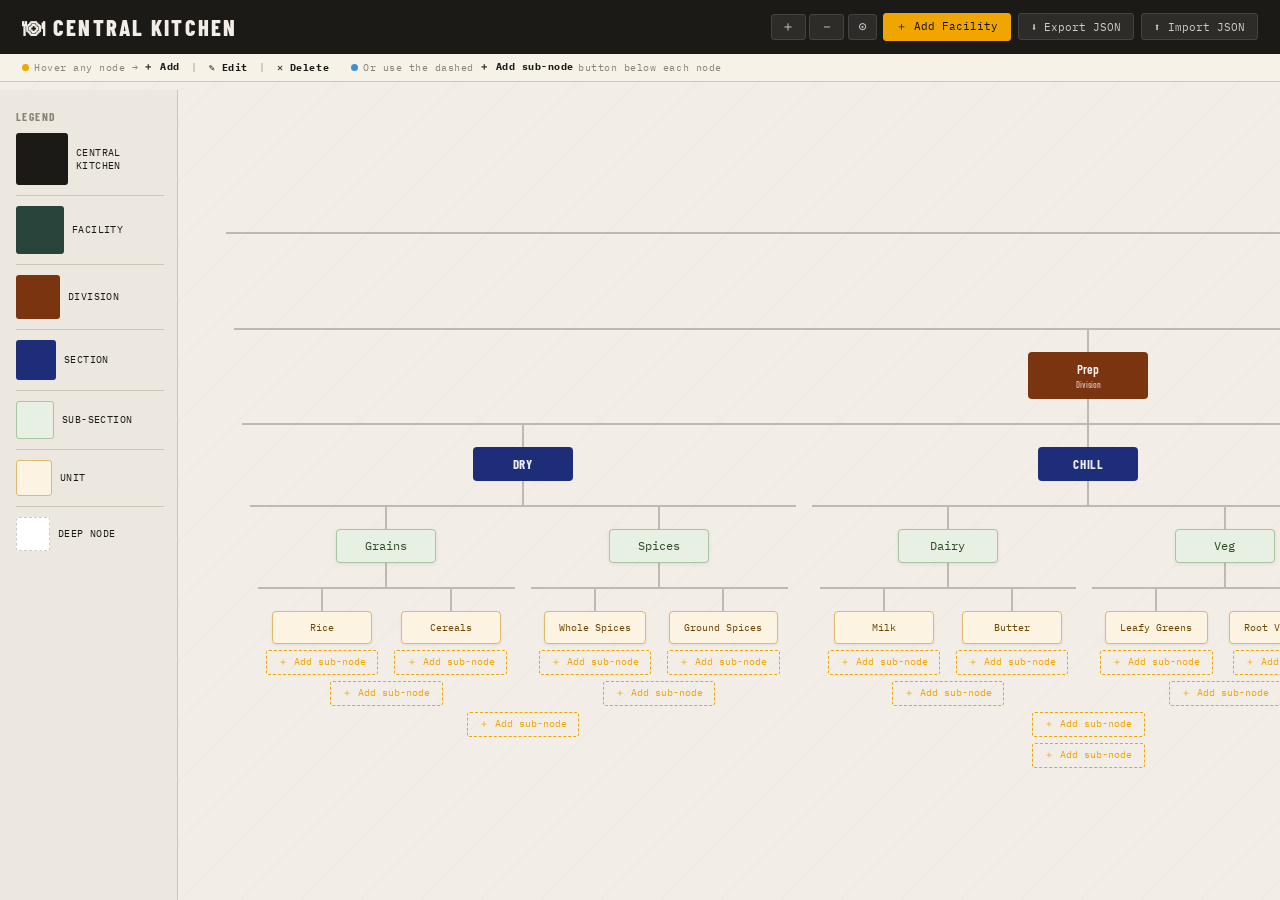
<file: dynamic_flowchart.html>
<!DOCTYPE html>
<html lang="en">
<head>
<meta charset="UTF-8">
<meta name="viewport" content="width=device-width, initial-scale=1.0">
<title>Central Kitchen – Dynamic Flowchart</title>
<link href="https://fonts.googleapis.com/css2?family=Barlow+Condensed:wght@400;600;700;800&family=IBM+Plex+Mono:wght@300;400;500&display=swap" rel="stylesheet">
<style>
:root {
  --bg: #f2ede6;
  --ink: #1c1a17;
  --muted: #8a8278;
  --border: #ccc6bc;
  --shadow: rgba(0,0,0,.07);
  --line: #bfb9af;

  --c0:  #1c1a17; --c0f:  #f2ede6;
  --c1:  #29453b; --c1f:  #dff0e8;
  --c2:  #7a3410; --c2f:  #fff2ea;
  --c3d: #1e2d78; --c3df: #eaedff;
  --c3c: #1e2d78; --c3cf: #eaedff;
  --c3z: #1e2d78; --c3zf: #eaedff;
  --c3x: #1e2d78; --c3xf: #eaedff;
  --c4bg: #e8f0e4; --c4bd: #a8c4a0; --c4f: #2a4a22;
  --c5bg: #fdf3e3; --c5bd: #e0b870; --c5f: #6b4700;
  --c6bg: #fff;    --c6bd: #ccc;    --c6f: #666;

  --add-btn:  #f0a500;
  --del-btn:  #d93a3a;
  --edit-btn: #3a8fd9;

  --font-h: 'Barlow Condensed', sans-serif;
  --font-m: 'IBM Plex Mono', monospace;
  --r: 4px;
  --lw: 2px;
}

* { box-sizing: border-box; margin: 0; padding: 0; }

body {
  background: var(--bg);
  color: var(--ink);
  font-family: var(--font-m);
  min-height: 100vh;
  background-image: url("data:image/svg+xml,%3Csvg width='60' height='60' viewBox='0 0 60 60' xmlns='http://www.w3.org/2000/svg'%3E%3Cg fill='none' stroke='%23ccc6bc' stroke-width='0.5' opacity='0.4'%3E%3Cpath d='M0 60L60 0M-15 15L15-15M45 75L75 45'/%3E%3C/g%3E%3C/svg%3E");
}

/* ══ TOPBAR ══ */
.topbar {
  background: var(--c0);
  color: var(--c0f);
  display: flex;
  align-items: center;
  justify-content: space-between;
  padding: .8rem 1.4rem;
  position: sticky; top: 0; z-index: 300;
  gap: .8rem; flex-wrap: wrap;
}
.topbar h1 {
  font-family: var(--font-h);
  font-size: 1.4rem; font-weight: 800;
  letter-spacing: .1em; text-transform: uppercase; white-space: nowrap;
}
.topbar-right { display: flex; gap: .4rem; align-items: center; flex-wrap: wrap; }
.tb-btn {
  background: #2e2c29; border: 1px solid #444; color: #ccc;
  font-family: var(--font-m); font-size: .7rem;
  padding: .35rem .75rem; border-radius: 3px; cursor: pointer;
  transition: background .15s, color .15s; white-space: nowrap;
}
.tb-btn:hover { background: #444; color: #fff; }
.tb-btn.accent { background: var(--add-btn); color: #111; border-color: var(--add-btn); }
.tb-btn.accent:hover { background: #ffc02e; }
.zoom-group { display: flex; gap: .2rem; }
.zoom-group .tb-btn { padding: .35rem .6rem; font-size: .85rem; line-height: 1; }

/* ══ HINTBAR ══ */
.hintbar {
  background: #f7f2e8; border-bottom: 1px solid var(--border);
  padding: .4rem 1.4rem; font-size: .63rem; color: var(--muted);
  letter-spacing: .05em; display: flex; gap: 1.4rem; flex-wrap: wrap;
}
.hint-item { display: flex; align-items: center; gap: .3rem; }
.hint-dot  { width: 7px; height: 7px; border-radius: 50%; }

/* ══ MAIN LAYOUT: legend left + diagram right ══ */
.main-wrap {
  display: flex;
  align-items: flex-start;
  min-height: calc(100vh - 90px);
}

/* ══ LEFT LEGEND PANEL ══ */
.legend-panel {
  position: sticky;
  top: 90px;               /* below topbar+hintbar */
  width: 178px;
  min-width: 178px;
  flex-shrink: 0;
  padding: 1.2rem .8rem 1.2rem 1rem;
  display: flex;
  flex-direction: column;
  gap: 6px;
  border-right: 1px solid var(--border);
  background: #ece7df;
  align-self: flex-start;
  min-height: calc(100vh - 90px);
}
.legend-panel h3 {
  font-family: var(--font-h);
  font-size: .72rem; font-weight: 700;
  letter-spacing: .12em; text-transform: uppercase;
  color: var(--muted); margin-bottom: 4px;
}
.leg-item {
  display: flex;
  align-items: center;
  gap: 8px;
  font-size: .62rem;
  color: var(--ink);
  letter-spacing: .04em;
  text-transform: uppercase;
}
/* The square swatch — same height as its corresponding node box */
.leg-swatch {
  flex-shrink: 0;
  border-radius: 3px;
  display: flex;
  align-items: center;
  justify-content: center;
}

/* swatch sizes match node padding+font roughly */
.sw-0 { width: 52px; height: 52px; background: var(--c0); }
.sw-1 { width: 48px; height: 48px; background: var(--c1); }
.sw-2 { width: 44px; height: 44px; background: var(--c2); }
.sw-3d{ width: 40px; height: 40px; background: var(--c3d); }
.sw-3c{ width: 40px; height: 40px; background: var(--c3c); }
.sw-3z{ width: 40px; height: 40px; background: var(--c3z); }
.sw-3x{ width: 40px; height: 40px; background: var(--c3x); }
.sw-4 { width: 38px; height: 38px; background: var(--c4bg); border: 1.5px solid var(--c4bd); }
.sw-5 { width: 36px; height: 36px; background: var(--c5bg); border: 1.5px solid var(--c5bd); }
.sw-6 { width: 34px; height: 34px; background: var(--c6bg); border: 1.5px dashed var(--c6bd); }

.leg-divider {
  height: 1px; background: var(--border); margin: 4px 0;
}

/* ══ DIAGRAM SCROLL ══ */
.diagram-scroll {
  flex: 1;
  overflow: auto;
  padding: 0;
}
/* sizing shell — JS sets explicit width/height after every zoom so
   the scroll container can reach every pixel in all directions */
.diagram-sizer {
  display: inline-block;
  padding: 2.5rem 3rem 5rem;
}
.diagram-inner {
  display: inline-flex;
  flex-direction: column;
  align-items: center;
  transform-origin: top left;
  transition: transform .2s;
  min-width: max-content;
}

/* ══ TOP-LEVEL KITCHENS ROW ══ */
.kitchens-row {
  display: flex;
  align-items: flex-start;
  justify-content: center;
  gap: 48px;
  min-width: max-content;
}

.kitchen-wrap {
  display: flex;
  flex-direction: column;
  align-items: center;
}

/* buttons that float ABOVE a root node */
.root-actions {
  display: flex;
  gap: 5px;
  margin-bottom: 6px;
}
.root-action-btn {
  padding: .28rem .65rem;
  border-radius: 3px;
  font-family: var(--font-m);
  font-size: .62rem;
  font-weight: 600;
  cursor: pointer;
  border: 1.5px solid;
  transition: all .15s;
  white-space: nowrap;
}
.root-action-btn.add-kitchen {
  background: var(--add-btn); color: #111; border-color: var(--add-btn);
}
.root-action-btn.add-kitchen:hover { background: #ffc02e; }
.root-action-btn.del-kitchen {
  background: transparent; color: var(--del-btn); border-color: var(--del-btn);
}
.root-action-btn.del-kitchen:hover { background: var(--del-btn); color: #fff; }

/* add-new-kitchen standalone button */
.add-kitchen-standalone {
  display: flex;
  flex-direction: column;
  align-items: center;
  justify-content: center;
  margin-top: 6px;
}
.add-kitchen-dashed {
  padding: .55rem 1.1rem;
  background: transparent;
  border: 2px dashed var(--add-btn);
  color: var(--add-btn);
  border-radius: 4px;
  font-family: var(--font-m);
  font-size: .72rem;
  font-weight: 600;
  cursor: pointer;
  transition: background .15s;
  white-space: nowrap;
}
.add-kitchen-dashed:hover { background: rgba(240,165,0,.1); }

/* ══ TREE STRUCTURE ══ */
.node-col {
  display: flex;
  flex-direction: column;
  align-items: center;
}
.children-row {
  display: flex;
  align-items: flex-start;
  justify-content: center;
  position: relative;
}
.children-row::before {
  content: '';
  position: absolute;
  top: 0; left: 0; right: 0;
  height: var(--lw);
  background: var(--line);
}
.child-slot {
  display: flex;
  flex-direction: column;
  align-items: center;
  margin: 0 8px;
}
.vline { width: var(--lw); background: var(--line); }

/* ══ NODE BOX ══ */
.node-box {
  position: relative;
  display: flex;
  flex-direction: column;
  align-items: center;
  justify-content: center;
  text-align: center;
  border-radius: var(--r);
  padding: .55rem .9rem;
  min-width: 100px; max-width: 180px;
  word-break: break-word;
  transition: filter .15s, transform .12s;
  cursor: default; user-select: none;
}
.node-box:hover { filter: brightness(1.07); }

/* hover controls */
.node-controls {
  position: absolute;
  top: -30px; left: 50%;
  transform: translateX(-50%);
  display: none; gap: 3px;
  background: #1c1a17ee;
  border-radius: 4px;
  padding: 4px 5px;
  white-space: nowrap;
  z-index: 50;
  box-shadow: 0 2px 8px rgba(0,0,0,.4);
}
.node-box:hover .node-controls { display: flex; }

.nc-btn {
  width: 22px; height: 22px;
  border-radius: 3px; border: none;
  font-size: .7rem; cursor: pointer;
  display: flex; align-items: center; justify-content: center;
  font-weight: 700; transition: filter .15s; line-height: 1;
}
.nc-add  { background: var(--add-btn); color: #111; }
.nc-edit { background: var(--edit-btn); color: #fff; }
.nc-del  { background: var(--del-btn); color: #fff; }
.nc-btn:hover { filter: brightness(1.25); }

/* add sub-node dashed button */
.add-below-btn {
  margin-top: 6px;
  padding: .28rem .7rem;
  background: transparent;
  border: 1.5px dashed var(--add-btn);
  color: var(--add-btn);
  border-radius: 3px;
  font-family: var(--font-m); font-size: .6rem;
  cursor: pointer; transition: background .15s; white-space: nowrap;
}
.add-below-btn:hover { background: rgba(240,165,0,.12); }

/* ══ LEVEL COLOUR CLASSES ══ */
.lvl-0 {
  background: var(--c0); color: var(--c0f);
  font-family: var(--font-h); font-size: 1.2rem; font-weight: 800;
  letter-spacing: .1em; text-transform: uppercase;
  min-width: 240px; padding: .85rem 2rem;
}
.lvl-1 {
  background: var(--c1); color: var(--c1f);
  font-family: var(--font-h); font-size: .9rem; font-weight: 700;
  letter-spacing: .05em; text-transform: uppercase; min-width: 145px;
}
.lvl-2 {
  background: var(--c2); color: var(--c2f);
  font-family: var(--font-h); font-size: .82rem; font-weight: 600; min-width: 120px;
}
.lvl-3.color-d { background: var(--c3d); color: var(--c3df); font-family: var(--font-h); font-size: .82rem; font-weight: 700; letter-spacing: .05em; text-transform: uppercase; }
.lvl-3.color-c { background: var(--c3c); color: var(--c3cf); font-family: var(--font-h); font-size: .82rem; font-weight: 700; letter-spacing: .05em; text-transform: uppercase; }
.lvl-3.color-z { background: var(--c3z); color: var(--c3zf); font-family: var(--font-h); font-size: .82rem; font-weight: 700; letter-spacing: .05em; text-transform: uppercase; }
.lvl-3.color-default { background: var(--c3x); color: var(--c3xf); font-family: var(--font-h); font-size: .82rem; font-weight: 700; letter-spacing: .05em; text-transform: uppercase; }
.lvl-4 { background: var(--c4bg); border: 1.5px solid var(--c4bd); color: var(--c4f); font-size: .72rem; box-shadow: 0 1px 4px var(--shadow); }
.lvl-5 { background: var(--c5bg); border: 1px solid var(--c5bd); color: var(--c5f); font-size: .65rem; box-shadow: 0 1px 3px var(--shadow); }
.lvl-6 { background: var(--c6bg); border: 1px dashed var(--c6bd); color: var(--c6f); font-size: .62rem; }
.lvl-deep { background: #f8f8f8; border: 1px dashed #bbb; color: #555; font-size: .6rem; }

/* ══ MODAL ══ */
.modal-overlay {
  position: fixed; inset: 0;
  background: rgba(0,0,0,.6); z-index: 500;
  display: flex; align-items: center; justify-content: center;
  animation: mFade .15s ease;
}
@keyframes mFade { from{opacity:0}to{opacity:1} }
.modal {
  background: #1e1c19; border: 1.5px solid #3a3830;
  border-radius: 8px; padding: 1.8rem 2.2rem;
  width: min(440px, 94vw); color: #f2ede6;
  box-shadow: 0 20px 60px rgba(0,0,0,.5);
  animation: mSlide .18s ease;
}
@keyframes mSlide { from{transform:translateY(12px);opacity:0}to{transform:translateY(0);opacity:1} }
.modal h2 {
  font-family: var(--font-h); font-size: 1.1rem; font-weight: 700;
  letter-spacing: .07em; color: var(--add-btn);
  margin-bottom: 1.2rem; text-transform: uppercase;
}
.modal label {
  display: block; font-size: .62rem; letter-spacing: .12em;
  text-transform: uppercase; color: #777;
  margin-bottom: .3rem; margin-top: .1rem;
}
.modal input, .modal select {
  width: 100%; background: #2a2825; border: 1px solid #3a3830;
  border-radius: 3px; color: #f2ede6;
  font-family: var(--font-m); font-size: .8rem;
  padding: .5rem .7rem; outline: none;
  margin-bottom: .85rem; transition: border-color .2s;
}
.modal input:focus, .modal select:focus { border-color: var(--add-btn); }
.modal-actions { display: flex; gap: .6rem; justify-content: flex-end; margin-top: .2rem; flex-wrap: wrap; }
.m-btn {
  padding: .45rem 1.1rem; border-radius: 3px;
  font-family: var(--font-m); font-size: .74rem;
  cursor: pointer; border: 1.5px solid; transition: all .15s;
}
.m-confirm { background: var(--add-btn); color: #111; border-color: var(--add-btn); }
.m-confirm:hover { background: #ffc02e; }
.m-cancel { background: transparent; color: #888; border-color: #444; }
.m-cancel:hover { color: #fff; border-color: #888; }
.m-delete { background: transparent; color: var(--del-btn); border-color: var(--del-btn); margin-right: auto; }
.m-delete:hover { background: var(--del-btn); color: #fff; }
</style>
</head>
<body>

<!-- ══ TOPBAR ══ -->
<div class="topbar">
  <h1>🍽 Central Kitchen</h1>
  <div class="topbar-right">
    <div class="zoom-group">
      <button class="tb-btn" onclick="zoomIn()">＋</button>
      <button class="tb-btn" onclick="zoomOut()">－</button>
      <button class="tb-btn" onclick="zoomReset()" title="Reset zoom">⊙</button>
    </div>
    <button class="tb-btn accent" onclick="addFacility()">＋ Add Facility</button>
    <button class="tb-btn" onclick="exportJSON()">⬇ Export JSON</button>
    <button class="tb-btn" onclick="document.getElementById('json-file-input').click()">⬆ Import JSON</button>
    <input type="file" id="json-file-input" accept=".json" style="display:none" onchange="importJSON(event)">
  </div>
</div>

<!-- ══ HINTBAR ══ -->
<div class="hintbar">
  <div class="hint-item"><div class="hint-dot" style="background:var(--add-btn)"></div> Hover any node → <strong style="color:var(--ink)">＋ Add</strong>&nbsp;|&nbsp;<strong style="color:var(--ink)">✎ Edit</strong>&nbsp;|&nbsp;<strong style="color:var(--ink)">✕ Delete</strong></div>
  <div class="hint-item"><div class="hint-dot" style="background:#3a8fd9"></div> Or use the dashed <strong style="color:var(--ink)">＋ Add sub-node</strong> button below each node</div>
</div>

<!-- ══ MAIN ══ -->
<div class="main-wrap">

  <!-- LEFT LEGEND -->
  <aside class="legend-panel">
    <h3>Legend</h3>

    <div class="leg-item">
      <div class="leg-swatch sw-0"></div>
      <span>Central Kitchen</span>
    </div>
    <div class="leg-divider"></div>
    <div class="leg-item">
      <div class="leg-swatch sw-1"></div>
      <span>Facility</span>
    </div>
    <div class="leg-divider"></div>
    <div class="leg-item">
      <div class="leg-swatch sw-2"></div>
      <span>Division</span>
    </div>
    <div class="leg-divider"></div>
    <div class="leg-item">
      <div class="leg-swatch sw-3z"></div>
      <span>Section</span>
    </div>
    <div class="leg-divider"></div>
    <div class="leg-item">
      <div class="leg-swatch sw-4"></div>
      <span>Sub-section</span>
    </div>
    <div class="leg-divider"></div>
    <div class="leg-item">
      <div class="leg-swatch sw-5"></div>
      <span>Unit</span>
    </div>
    <div class="leg-divider"></div>
    <div class="leg-item">
      <div class="leg-swatch sw-6"></div>
      <span>Deep node</span>
    </div>
  </aside>

  <!-- DIAGRAM -->
  <div class="diagram-scroll" id="diagram-scroll">
    <div class="diagram-sizer" id="diagram-sizer">
      <div class="diagram-inner" id="diagram-inner">
        <div id="tree-mount"></div>
      </div>
    </div>
  </div>

</div><!-- /main-wrap -->

<script>
/* ══════════════════════════════════════════
   DATA MODEL
   KITCHENS = top-level array of independent trees.
   Each tree is a full node hierarchy (same structure as before).
══════════════════════════════════════════ */
let _uid = 300;
const uid = () => 'n' + (_uid++);

const KITCHENS = [
  {"id":"root","label":"Central Kitchen","sublabel":"","color":"","children":[{"id":"fac1","label":"Food Processing","sublabel":"Facility","color":"","children":[{"id":"div-prep","label":"Prep","sublabel":"Division","color":"","children":[{"id":"n200","label":"DRY","sublabel":"","color":"d","children":[{"id":"n203","label":"Grains","sublabel":"","color":"","children":[{"id":"n205","label":"Rice","sublabel":"","color":"","children":[]},{"id":"n206","label":"Cereals","sublabel":"","color":"","children":[]}]},{"id":"n204","label":"Spices","sublabel":"","color":"","children":[{"id":"n207","label":"Whole Spices","sublabel":"","color":"","children":[]},{"id":"n208","label":"Ground Spices","sublabel":"","color":"","children":[]}]}]},{"id":"n201","label":"CHILL","sublabel":"","color":"c","children":[{"id":"n209","label":"Dairy","sublabel":"","color":"","children":[{"id":"n211","label":"Milk","sublabel":"","color":"","children":[]},{"id":"n212","label":"Butter","sublabel":"","color":"","children":[]}]},{"id":"n210","label":"Veg","sublabel":"","color":"","children":[{"id":"n213","label":"Leafy Greens","sublabel":"","color":"","children":[]},{"id":"n214","label":"Root Vegetables","sublabel":"","color":"","children":[]}]}]},{"id":"n202","label":"FROZEN","sublabel":"","color":"z","children":[{"id":"n215","label":"Meat","sublabel":"","color":"","children":[{"id":"n217","label":"White Meat","sublabel":"","color":"","children":[]},{"id":"n218","label":"Red Meat","sublabel":"","color":"","children":[]}]},{"id":"n216","label":"Seafood","sublabel":"","color":"","children":[{"id":"n219","label":"Crab","sublabel":"","color":"","children":[]},{"id":"n220","label":"Prawn","sublabel":"","color":"","children":[]}]}]}]},{"id":"div-proc","label":"Processing","sublabel":"Division","color":"","children":[{"id":"sec-dry","label":"DRY","sublabel":"","color":"d","children":[{"id":"sub-grains","label":"Dough","sublabel":"","color":"","children":[{"id":"u-rice","label":"Bakery","sublabel":"","color":"","children":[]},{"id":"u-cereals","label":"Pastry","sublabel":"","color":"","children":[]}]}]},{"id":"sec-chill","label":"CHILL","sublabel":"","color":"c","children":[{"id":"sub-dairy","label":"Marination","sublabel":"","color":"","children":[{"id":"u-milk","label":"Veg","sublabel":"","color":"","children":[]},{"id":"u-butter","label":"Non-Veg","sublabel":"","color":"","children":[]}]},{"id":"sub-veg","label":"Salad","sublabel":"","color":"","children":[{"id":"u-leafy","label":"Green","sublabel":"","color":"","children":[]},{"id":"u-root","label":"Bound","sublabel":"","color":"","children":[]}]},{"id":"n221","label":"Confectionary","sublabel":"","color":"","children":[{"id":"n222","label":"Sugar","sublabel":"","color":"","children":[]},{"id":"n223","label":"Flour","sublabel":"","color":"","children":[]}]}]},{"id":"sec-frozen","label":"FROZEN","sublabel":"","color":"z","children":[{"id":"sub-meat","label":"Ice-Cream/Desserts","sublabel":"","color":"","children":[{"id":"u-white","label":"Dairy","sublabel":"","color":"","children":[]},{"id":"u-red","label":"Non-Dairy","sublabel":"","color":"","children":[]}]},{"id":"sub-seafood","label":"Snacks","sublabel":"","color":"","children":[{"id":"u-prawns","label":"Veg","sublabel":"","color":"","children":[]},{"id":"u-crabs","label":"Non-Veg","sublabel":"","color":"","children":[]}]}]},{"id":"n224","label":"HOT PREP","sublabel":"","color":"default","children":[{"id":"n225","label":"Pre Cooking","sublabel":"","color":"","children":[{"id":"n226","label":"Boiling","sublabel":"","color":"","children":[]},{"id":"n227","label":"Sauces","sublabel":"","color":"","children":[]}]}]}]},{"id":"div-reproc","label":"Re-processing","sublabel":"Division","color":"","children":[]}]},{"id":"fac2","label":"Food Production","sublabel":"Facility","color":"","children":[{"id":"n228","label":"CATERING","sublabel":"Division","color":"","children":[{"id":"n230","label":"MEDITERENIAN","sublabel":"","color":"d","children":[{"id":"n233","label":"Moroccan","sublabel":"","color":"","children":[]},{"id":"n234","label":"Greek","sublabel":"","color":"","children":[]},{"id":"n235","label":"Italian","sublabel":"","color":"","children":[]},{"id":"n236","label":"Spanish","sublabel":"","color":"","children":[]},{"id":"n237","label":"Egyptian","sublabel":"","color":"","children":[]},{"id":"n238","label":"Lebanese","sublabel":"","color":"","children":[]}]},{"id":"n231","label":"SLAVIC","sublabel":"","color":"c","children":[{"id":"n239","label":"Russian","sublabel":"","color":"","children":[]},{"id":"n240","label":"Hungarian","sublabel":"","color":"","children":[]},{"id":"n241","label":"Polish","sublabel":"","color":"","children":[]}]},{"id":"n232","label":"EUROPEAN","sublabel":"","color":"z","children":[{"id":"n242","label":"British","sublabel":"","color":"","children":[]},{"id":"n243","label":"French","sublabel":"","color":"","children":[]},{"id":"n244","label":"German","sublabel":"","color":"","children":[]},{"id":"n245","label":"Austrian","sublabel":"","color":"","children":[]},{"id":"n246","label":"Scandanavian","sublabel":"","color":"","children":[]}]}]},{"id":"n229","label":"AIRLINE CATERING","sublabel":"Division","color":"","children":[]}]},{"id":"fac3","label":"Assembling & Packaging","sublabel":"Facility","color":"","children":[]},{"id":"fac4","label":"Distribution","sublabel":"Facility","color":"","children":[]}]}
];

/* ══════════════════════════════════════════
   HELPERS — operate on any tree, not global
══════════════════════════════════════════ */
function findNode(id, node) {
  if (node.id===id) return node;
  for (const c of node.children) { const f=findNode(id,c); if(f) return f; }
  return null;
}
function findNodeAny(id) {
  for (const k of KITCHENS) { const f=findNode(id,k); if(f) return f; }
  return null;
}
function findParentAny(id, node=null, par=null) {
  if (node) {
    if (node.id===id) return par;
    for (const c of node.children) { const f=findParentAny(id,c,node); if(f) return f; }
    return null;
  }
  for (const k of KITCHENS) { const f=findParentAny(id,k,null); if(f) return f; }
  return null;
}
function nodeDepthIn(id, node, d=0) {
  if (node.id===id) return d;
  for (const c of node.children) { const f=nodeDepthIn(id,c,d+1); if(f!==-1) return f; }
  return -1;
}
function nodeDepthAny(id) {
  for (const k of KITCHENS) { const d=nodeDepthIn(id,k,0); if(d!==-1) return d; }
  return -1;
}
function countDesc(node) {
  let n=node.children.length;
  for(const c of node.children) n+=countDesc(c);
  return n;
}

/* ══════════════════════════════════════════
   LEVEL → CSS CLASS
══════════════════════════════════════════ */
function lvlClass(d, color) {
  if (d===0) return 'lvl-0';
  if (d===1) return 'lvl-1';
  if (d===2) return 'lvl-2';
  if (d===3) return 'lvl-3 color-'+(color||'default');
  if (d===4) return 'lvl-4';
  if (d===5) return 'lvl-5';
  if (d===6) return 'lvl-6';
  return 'lvl-deep';
}

/* ══════════════════════════════════════════
   RENDER
══════════════════════════════════════════ */
function render() {
  const mount = document.getElementById('tree-mount');
  mount.innerHTML = '';

  const row = document.createElement('div');
  row.className = 'kitchens-row';

  KITCHENS.forEach((kitchen, idx) => {
    const wrap = document.createElement('div');
    wrap.className = 'kitchen-wrap';

    /* ── above-root action buttons ── */
    const actions = document.createElement('div');
    actions.className = 'root-actions';

    const addBtn = document.createElement('button');
    addBtn.className = 'root-action-btn add-kitchen';
    addBtn.textContent = '＋ Add Kitchen';
    addBtn.onclick = () => addKitchen(idx);
    actions.appendChild(addBtn);

    /* Only show delete if there's more than one kitchen */
    if (KITCHENS.length > 1) {
      const delBtn = document.createElement('button');
      delBtn.className = 'root-action-btn del-kitchen';
      delBtn.textContent = '✕ Delete';
      delBtn.onclick = () => deleteKitchen(idx);
      actions.appendChild(delBtn);
    }

    wrap.appendChild(actions);
    wrap.appendChild(buildNode(kitchen, 0));
    row.appendChild(wrap);
  });

  mount.appendChild(row);
  updateSizer();
}

function buildNode(node, d) {
  const col = document.createElement('div');
  col.className = 'node-col';
  col.dataset.nid = node.id;

  const box = document.createElement('div');
  box.className = 'node-box ' + lvlClass(d, node.color);
  box.dataset.nid = node.id;

  /* hover controls — root nodes only get ＋ and ✎ (delete handled by above-root buttons) */
  const ctrl = document.createElement('div');
  ctrl.className = 'node-controls';
  ctrl.appendChild(ncBtn('＋','nc-add',  'Add child node',  ()=>openAddModal(node.id)));
  ctrl.appendChild(ncBtn('✎','nc-edit', 'Edit this node',   ()=>openEditModal(node.id)));
  if (d > 0) {
    ctrl.appendChild(ncBtn('✕','nc-del','Delete this node', ()=>doDelete(node.id)));
  }
  box.appendChild(ctrl);

  const lbl = document.createElement('span');
  lbl.style.cssText = 'display:block;line-height:1.25;pointer-events:none;';
  lbl.textContent = node.label;
  box.appendChild(lbl);
  if (node.sublabel) {
    const sub = document.createElement('span');
    sub.style.cssText = 'display:block;font-size:.65em;opacity:.65;margin-top:2px;pointer-events:none;';
    sub.textContent = node.sublabel;
    box.appendChild(sub);
  }
  col.appendChild(box);

  if (node.children.length > 0) {
    col.appendChild(vline(24));
    const crow = document.createElement('div');
    crow.className = 'children-row';
    node.children.forEach(child => {
      const slot = document.createElement('div');
      slot.className = 'child-slot';
      slot.appendChild(vline(24));
      slot.appendChild(buildNode(child, d+1));
      crow.appendChild(slot);
    });
    col.appendChild(crow);
  }

  const addBelowBtn = document.createElement('button');
  addBelowBtn.className = 'add-below-btn';
  addBelowBtn.textContent = d===0 ? '＋ Add Facility' : '＋ Add sub-node';
  addBelowBtn.onclick = () => openAddModal(node.id);
  col.appendChild(addBelowBtn);

  return col;
}

function vline(h) {
  const v = document.createElement('div');
  v.className = 'vline'; v.style.height = h+'px';
  return v;
}
function ncBtn(text, cls, title, fn) {
  const b = document.createElement('button');
  b.className = 'nc-btn '+cls; b.textContent = text; b.title = title;
  b.onclick = e => { e.stopPropagation(); fn(); };
  return b;
}

/* ══════════════════════════════════════════
   ZOOM — fix: resize the sizer div so the
   scroll container can reach all content
══════════════════════════════════════════ */
let scale = 1;
function zoomIn()    { scale=Math.min(2.5,scale+.1); applyZoom(); }
function zoomOut()   { scale=Math.max(0.25,scale-.1); applyZoom(); }
function zoomReset() { scale=1; applyZoom(); }
function applyZoom() {
  const inner = document.getElementById('diagram-inner');
  inner.style.transform = `scale(${scale})`;
  updateSizer();
}
function updateSizer() {
  /* Run after a paint so getBoundingClientRect reflects current DOM */
  requestAnimationFrame(() => {
    const inner  = document.getElementById('diagram-inner');
    const sizer  = document.getElementById('diagram-sizer');
    /* natural (pre-scale) size */
    const natW = inner.scrollWidth;
    const natH = inner.scrollHeight;
    /* scaled painted size + padding already on sizer */
    const pad = 80; /* 2.5rem top + 5rem bottom roughly */
    sizer.style.width  = (natW * scale + pad) + 'px';
    sizer.style.height = (natH * scale + pad) + 'px';
  });
}

/* ══════════════════════════════════════════
   KITCHEN-LEVEL ADD / DELETE
══════════════════════════════════════════ */
function addKitchen(afterIdx) {
  if (activeOverlay) { activeOverlay.remove(); activeOverlay=null; }
  const ov = document.createElement('div');
  ov.className = 'modal-overlay';
  ov.innerHTML = `
    <div class="modal">
      <h2>＋ Add Brand Kitchen</h2>
      <label>Kitchen Name *</label>
      <input id="m-label" type="text" placeholder="e.g. Brand Kitchen – North" />
      <label>Sub-label <span style="color:#555">(optional)</span></label>
      <input id="m-sub" type="text" placeholder="e.g. Hub 2" />
      <div class="modal-actions">
        <button class="m-btn m-cancel" id="m-cancel">Cancel</button>
        <button class="m-btn m-confirm" id="m-confirm">Add Kitchen</button>
      </div>
    </div>`;
  document.body.appendChild(ov);
  activeOverlay = ov;
  setTimeout(()=>{ const i=ov.querySelector('input'); if(i) i.focus(); }, 60);
  ov.querySelector('#m-confirm').onclick = () => {
    const label = (document.getElementById('m-label').value||'').trim();
    if (!label) { alert('Kitchen name is required.'); return; }
    const sublabel = (document.getElementById('m-sub').value||'').trim();
    const newKitchen = { id: uid(), label, sublabel, color:'', children:[] };
    KITCHENS.splice(afterIdx + 1, 0, newKitchen);
    ov.remove(); activeOverlay=null;
    render();
  };
  ov.querySelector('#m-cancel').onclick = () => { ov.remove(); activeOverlay=null; };
  ov.addEventListener('click', e => { if(e.target===ov){ ov.remove(); activeOverlay=null; } });
}

function deleteKitchen(idx) {
  if (activeOverlay) { activeOverlay.remove(); activeOverlay=null; }
  const kitchen = KITCHENS[idx];
  const desc = countDesc(kitchen);
  const warning = desc > 0
    ? `<p style="color:#f88;font-size:.75rem;margin-bottom:.9rem;">&#9888; This will also delete all ${desc} nodes inside it.</p>`
    : '';
  const ov = document.createElement('div');
  ov.className = 'modal-overlay';
  ov.innerHTML = `
    <div class="modal">
      <h2 style="color:var(--del-btn);">&#x2715; Delete Kitchen</h2>
      <p style="font-size:.8rem;margin-bottom:.7rem;color:#ccc;">
        Delete <strong style="color:#fff;">"${escHtml(kitchen.label)}"</strong> entirely?
      </p>
      ${warning}
      <div class="modal-actions">
        <button class="m-btn m-cancel" id="m-cancel">Cancel</button>
        <button class="m-btn" id="m-confirm-del"
          style="background:var(--del-btn);color:#fff;border-color:var(--del-btn);">Delete Kitchen</button>
      </div>
    </div>`;
  document.body.appendChild(ov);
  activeOverlay = ov;
  ov.querySelector('#m-confirm-del').onclick = () => {
    ov.remove(); activeOverlay=null;
    KITCHENS.splice(idx, 1);
    render();
  };
  ov.querySelector('#m-cancel').onclick = () => { ov.remove(); activeOverlay=null; };
  ov.addEventListener('click', e => { if(e.target===ov){ ov.remove(); activeOverlay=null; } });
}

/* ══════════════════════════════════════════
   MODAL SYSTEM (for node-level edits)
══════════════════════════════════════════ */
let activeOverlay = null;

function showModal(bodyHTML, onConfirm, onDelete) {
  if (activeOverlay) { activeOverlay.remove(); activeOverlay=null; }
  const ov = document.createElement('div');
  ov.className = 'modal-overlay';
  ov.innerHTML = `<div class="modal">${bodyHTML}</div>`;
  document.body.appendChild(ov);
  activeOverlay = ov;
  ov.querySelector('#m-confirm').onclick = () => { onConfirm(); ov.remove(); activeOverlay=null; };
  ov.querySelector('#m-cancel').onclick  = () => { ov.remove(); activeOverlay=null; };
  if (onDelete) {
    const db = ov.querySelector('#m-delete');
    if (db) db.onclick = () => { ov.remove(); activeOverlay=null; onDelete(); };
  }
  ov.addEventListener('click', e => { if(e.target===ov){ ov.remove(); activeOverlay=null; } });
  setTimeout(()=>{ const i=ov.querySelector('input'); if(i) i.focus(); }, 60);
}

function colorOptions(current) {
  return [
    ['default','Default (dark grey)'],
    ['d','Section Blue'],
    ['c','Section Blue'],
    ['z','Section Blue']
  ].map(([v,t],i,arr)=> i>0 && arr.findIndex(x=>x[0]===v)!==i ? '' :
    `<option value="${v}" ${current===v?'selected':''}>${t}</option>`
  ).join('');
}

/* ══════════════════════════════════════════
   ADD NODE MODAL
══════════════════════════════════════════ */
function openAddModal(parentId) {
  const parent = findNodeAny(parentId);
  const childDepth = nodeDepthAny(parentId) + 1;
  const colorHtml = childDepth===3 ? `
    <label>Section Colour</label>
    <select id="m-color">
      <option value="default">Default (dark grey)</option>
      <option value="z" selected>Section Blue</option>
    </select>` : '';

  showModal(`
    <h2>＋ Add node under "${escHtml(parent.label)}"</h2>
    <label>Label *</label>
    <input id="m-label" type="text" placeholder="Node name" />
    <label>Sub-label <span style="color:#555">(optional)</span></label>
    <input id="m-sub" type="text" placeholder="e.g. Facility, Division…" />
    ${colorHtml}
    <div class="modal-actions">
      <button class="m-btn m-cancel" id="m-cancel">Cancel</button>
      <button class="m-btn m-confirm" id="m-confirm">Add Node</button>
    </div>`, () => {
    const label = (document.getElementById('m-label').value||'').trim();
    if (!label) { alert('A label is required.'); return; }
    const sublabel = (document.getElementById('m-sub').value||'').trim();
    const colorEl  = document.getElementById('m-color');
    const color    = colorEl ? colorEl.value : '';
    parent.children.push({ id:uid(), label, sublabel, color, children:[] });
    render();
  });
}

/* ══════════════════════════════════════════
   EDIT NODE MODAL
══════════════════════════════════════════ */
function openEditModal(id) {
  const node    = findNodeAny(id);
  const d       = nodeDepthAny(id);
  const isRoot  = KITCHENS.some(k => k.id === id);
  const colorHtml = d===3 ? `
    <label>Section Colour</label>
    <select id="m-color">
      <option value="default" ${(!node.color||node.color==='default')?'selected':''}>Default (dark grey)</option>
      <option value="z" ${node.color&&node.color!=='default'?'selected':''}>Section Blue</option>
    </select>` : '';
  const deleteBtn = isRoot ? '' : '<button class="m-btn m-delete" id="m-delete">Delete</button>';

  showModal(`
    <h2>✎ Edit "${escHtml(node.label)}"</h2>
    <label>Label *</label>
    <input id="m-label" type="text" value="${escHtml(node.label)}" />
    <label>Sub-label</label>
    <input id="m-sub" type="text" value="${escHtml(node.sublabel||'')}" />
    ${colorHtml}
    <div class="modal-actions">
      ${deleteBtn}
      <button class="m-btn m-cancel" id="m-cancel">Cancel</button>
      <button class="m-btn m-confirm" id="m-confirm">Save</button>
    </div>`, () => {
    const label = (document.getElementById('m-label').value||'').trim();
    if (!label) { alert('A label is required.'); return; }
    node.label    = label;
    node.sublabel = (document.getElementById('m-sub').value||'').trim();
    const colorEl = document.getElementById('m-color');
    if (colorEl) node.color = colorEl.value;
    render();
  }, isRoot ? null : () => doDelete(id));
}

/* ══════════════════════════════════════════
   DELETE NODE (within a kitchen)
══════════════════════════════════════════ */
function doDelete(id) {
  if (activeOverlay) { activeOverlay.remove(); activeOverlay=null; }
  const node = findNodeAny(id);
  if (!node) return;
  const desc = countDesc(node);
  const warning = desc > 0
    ? `<p style="color:#f88;font-size:.75rem;margin-bottom:.9rem;">&#9888; This will also delete ${desc} child node(s) inside it.</p>`
    : '';
  const ov = document.createElement('div');
  ov.className = 'modal-overlay';
  ov.innerHTML = `
    <div class="modal">
      <h2 style="color:var(--del-btn);">&#x2715; Delete Node</h2>
      <p style="font-size:.8rem;margin-bottom:.7rem;color:#ccc;">
        Delete <strong style="color:#fff;">"${escHtml(node.label)}"</strong>?
      </p>
      ${warning}
      <div class="modal-actions">
        <button class="m-btn m-cancel" id="m-cancel">Cancel</button>
        <button class="m-btn" id="m-confirm-del"
          style="background:var(--del-btn);color:#fff;border-color:var(--del-btn);">Delete</button>
      </div>
    </div>`;
  document.body.appendChild(ov);
  activeOverlay = ov;
  ov.querySelector('#m-confirm-del').onclick = () => {
    ov.remove(); activeOverlay=null;
    const par = findParentAny(id);
    if (!par) return;
    par.children = par.children.filter(c=>c.id!==id);
    render();
  };
  ov.querySelector('#m-cancel').onclick = () => { ov.remove(); activeOverlay=null; };
  ov.addEventListener('click', e => { if(e.target===ov){ ov.remove(); activeOverlay=null; } });
}

/* ══════════════════════════════════════════
   TOPBAR SHORTCUT
══════════════════════════════════════════ */
function addFacility() { openAddModal(KITCHENS[0].id); }

/* ══════════════════════════════════════════
   EXPORT
══════════════════════════════════════════ */
function exportJSON() {
  const blob = new Blob([JSON.stringify(KITCHENS,null,2)],{type:'application/json'});
  const a = document.createElement('a');
  a.href=URL.createObjectURL(blob); a.download='central_kitchen.json'; a.click();
}

/* ══════════════════════════════════════════
   IMPORT
══════════════════════════════════════════ */
function importJSON(event) {
  const file = event.target.files[0];
  if (!file) return;
  const reader = new FileReader();
  reader.onload = e => {
    try {
      const data = JSON.parse(e.target.result);
      /* Accept either a single root object or an array of kitchens */
      const incoming = Array.isArray(data) ? data : [data];
      if (!incoming.length || !incoming[0].id || !incoming[0].label) {
        alert('Invalid JSON: file does not look like a kitchen structure.');
        return;
      }
      KITCHENS.length = 0;
      incoming.forEach(k => KITCHENS.push(k));
      render();
    } catch {
      alert('Could not parse JSON file. Make sure it was exported from this app.');
    }
    /* Reset input so the same file can be re-imported if needed */
    event.target.value = '';
  };
  reader.readAsText(file);
}

/* ══════════════════════════════════════════
   UTILS
══════════════════════════════════════════ */
function escHtml(s='') {
  return String(s).replace(/&/g,'&amp;').replace(/"/g,'&quot;').replace(/</g,'&lt;').replace(/>/g,'&gt;');
}

/* ══ BOOT ══ */
render();
</script>
</body>
</html>
</file>
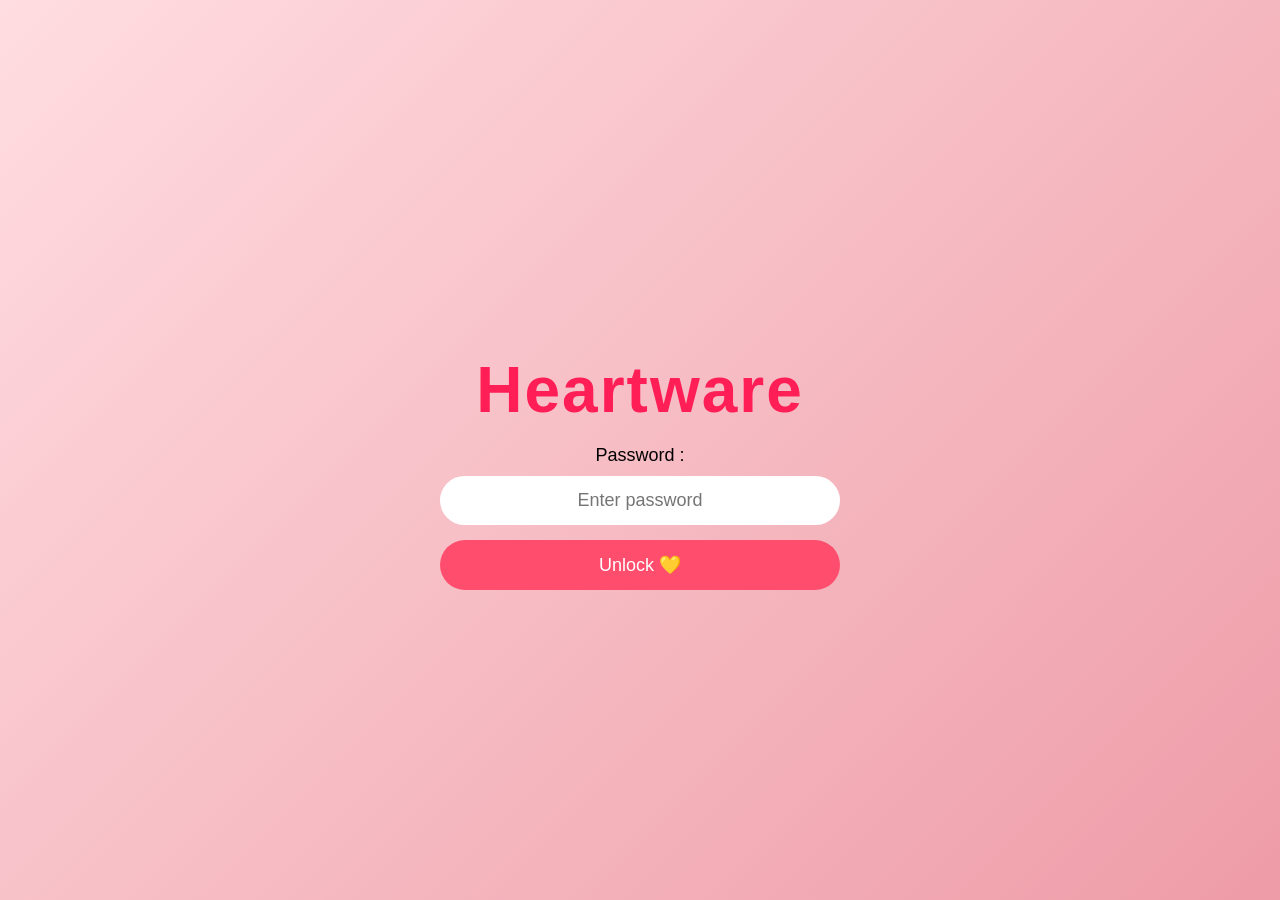
<file: heartware.html>
<!DOCTYPE html>
<html lang="en">
<head>
  <meta charset="UTF-8" />
  <meta name="viewport" content="width=device-width, initial-scale=1.0" />
  <title>Heartware 💛</title>

  <style>
    body {
      margin: 0;
      min-height: 100vh;
      background: linear-gradient(135deg, #ffdde1, #ee9ca7);
      font-family: 'Comic Sans MS', cursive, sans-serif;
      display: flex;
      justify-content: center;
      align-items: center;
      overflow-x: hidden;
    }

    /* ---------- PASSWORD SCREEN ---------- */
    .lock-screen {
      text-align: center;
      padding: 20px;
      width: 100%;
      max-width: 400px;
    }

    .lock-screen h1 {
      font-size: clamp(42px, 10vw, 64px);
      font-weight: bold;
      margin-bottom: 10px;
      color: #ff1e56;
      letter-spacing: 2px;
    }

    .lock-screen p {
      font-size: 18px;
      margin-bottom: 10px;
    }

    .lock-screen input {
      width: 100%;
      padding: 14px;
      font-size: 18px;
      border-radius: 25px;
      border: none;
      outline: none;
      text-align: center;
      box-sizing: border-box;
    }

    .lock-screen button {
      margin-top: 15px;
      width: 100%;
      padding: 14px;
      font-size: 18px;
      border: none;
      border-radius: 30px;
      background-color: #ff4d6d;
      color: white;
      cursor: pointer;
    }

    .hint {
      margin-top: 10px;
      color: #b00020;
      font-size: 16px;
      display: none;
    }

    /* ---------- MAIN SITE ---------- */
    .container {
      text-align: center;
      display: none;
      padding: 20px;
      width: 100%;
      max-width: 420px;
    }

    img {
      width: 100%;
      max-width: 280px;
      margin: 15px auto;
      display: block;
    }

    h2 {
      font-size: clamp(24px, 6vw, 36px);
      margin-bottom: 20px;
      transition: all 0.3s ease;
    }

    .buttons {
      display: flex;
      flex-direction: column;
      gap: 15px;
    }

    button {
      padding: 14px;
      font-size: 18px;
      border: none;
      border-radius: 30px;
      cursor: pointer;
    }

    .yes {
      background-color: #ff4d6d;
      color: white;
    }

    .no {
      background-color: #ccc;
      color: #333;
    }

    /* ---------- HEART FIREWORKS ---------- */
    .heart {
      position: absolute;
      font-size: 22px;
      animation: float 2s linear forwards;
      pointer-events: none;
    }

    @keyframes float {
      from { opacity: 1; transform: translateY(0); }
      to { opacity: 0; transform: translateY(-200px) scale(1.5); }
    }

    .yay {
      font-size: clamp(40px, 10vw, 60px);
      color: #ff1e56;
      animation: pop 0.6s ease infinite alternate;
      margin-bottom: 15px;
    }

    @keyframes pop {
      from { transform: scale(1); }
      to { transform: scale(1.2); }
    }
  </style>
</head>

<body>

  <!-- 🔒 PASSWORD SCREEN -->
  <div class="lock-screen" id="lockScreen">
    <h1>Heartware</h1>
    <p>Password :</p>
    <input type="password" id="passwordInput" placeholder="Enter password">
    <button onclick="checkPassword()">Unlock 💛</button>
    <div class="hint" id="hint">Hint: Your Nickname</div>
  </div>

  <!-- 💖 MAIN WEBSITE -->
  <div class="container" id="container">

    <div class="tenor-gif-embed"
      data-postid="10935765782451246898"
      data-share-method="host"
      data-aspect-ratio="0.947791"
      data-width="100%">
    </div>
    <script async src="https://tenor.com/embed.js"></script>

    <h2 id="text">Will you be my Valentine? 💛</h2>

    <div class="buttons">
      <button class="yes" onclick="yesClicked()">Yes</button>
      <button class="no" onclick="noClicked()">No</button>
    </div>
  </div>

  <script>
    function checkPassword() {
      const input = document.getElementById("passwordInput").value.toLowerCase();
      const hint = document.getElementById("hint");

      if (input === "bangaram") {
        document.getElementById("lockScreen").style.display = "none";
        document.getElementById("container").style.display = "block";
      } else {
        hint.style.display = "block";
      }
    }

    let yesCount = 0;
    let fontSize = 28;

    function yesClicked() {
      yesCount++;
      fontSize += 6;
      const text = document.getElementById("text");

      if (yesCount < 5) {
        text.innerText = "Are you sure? 🥺";
        text.style.fontSize = fontSize + "px";
      } else {
        celebrate();
      }
    }

    function noClicked() {
      alert("Aww come on 😢");
    }

    function celebrate() {
      const container = document.getElementById("container");
      container.innerHTML = `
        <div class="yay">YAYEEE ❤️</div>
        <img src="https://media2.giphy.com/media/v1.Y2lkPTc5MGI3NjExNW83ejBxMHA5NDU1dHExNTRiYTh6cWEyMnEzdzZjeXJiZmoxaTZsaCZlcD12MV9pbnRlcm5hbF9naWZfYnlfaWQmY3Q9Zw/11sBLVxNs7v6WA/giphy.gif">
      `;
      for (let i = 0; i < 30; i++) createHeart();
    }

    function createHeart() {
      const heart = document.createElement("div");
      heart.className = "heart";
      heart.innerText = "❤️";
      heart.style.left = Math.random() * window.innerWidth + "px";
      heart.style.top = window.innerHeight + "px";
      document.body.appendChild(heart);
      setTimeout(() => heart.remove(), 2000);
    }
  </script>

</body>
</html>
</file>
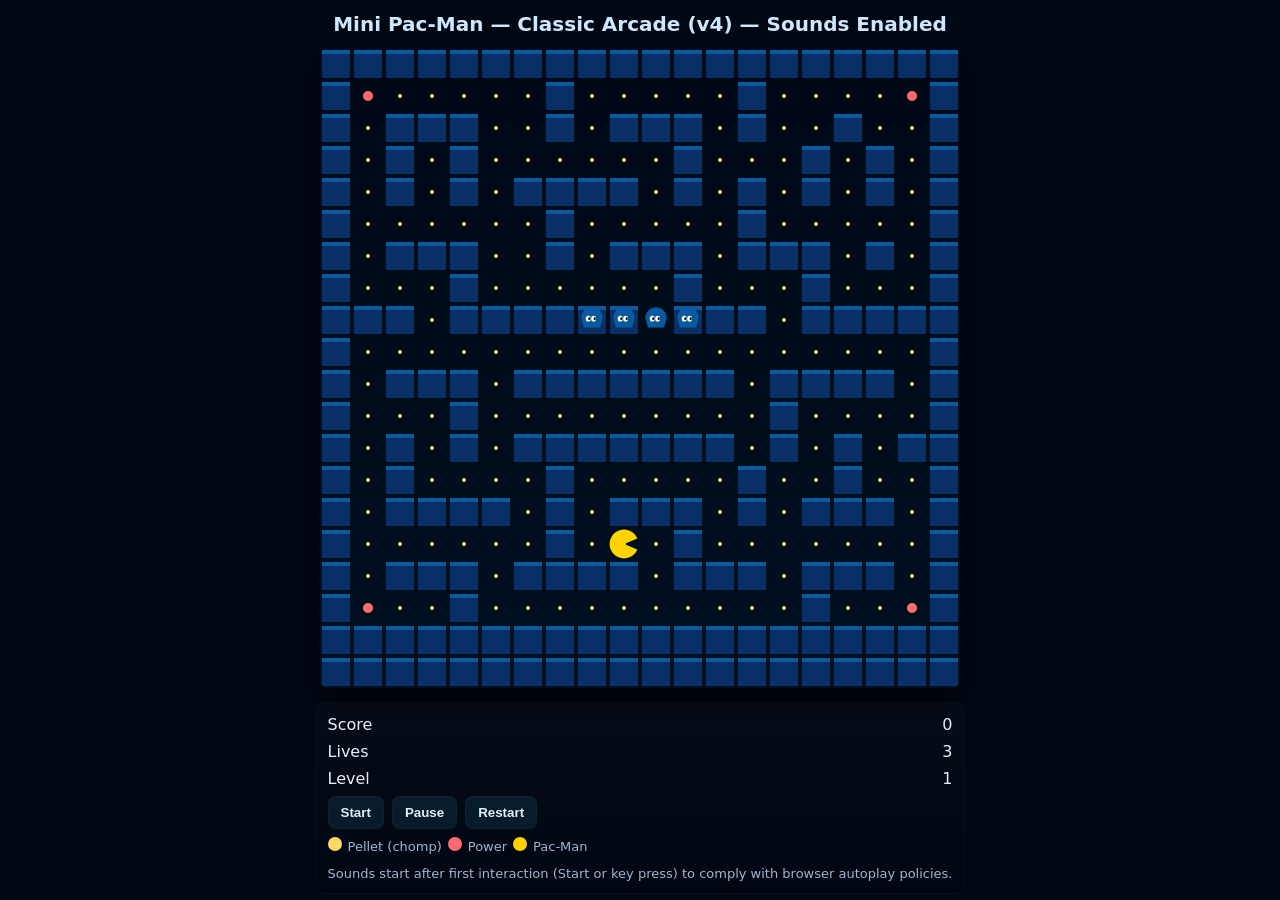
<file: pacman_fixed_v4.html>
<!doctype html>
<html lang="en">
<head>
<meta charset="utf-8"/>
<meta name="viewport" content="width=device-width,initial-scale=1"/>
<title>Mini Pac‑Man — Fixed v4 (Classic Sounds)</title>
<style>
  :root{
    --bg:#000814;
    --wall:#082f66;
    --wall-highlight:#0b5aa0;
    --pellet:#ffd966;
    --power:#ff6b6b;
    --pac:#ffd400;
    --ghost-red:#ff4d4f;
    --ghost-cyan:#4de0ff;
    --ghost-pink:#ff86d0;
    --ghost-orange:#ffb86b;
    --hud:#e6eef6;
    --font: "Nunito", system-ui, sans-serif;
  }
  html,body{height:100%;margin:0;font-family:var(--font);background:var(--bg);display:flex;align-items:center;justify-content:center;color:var(--hud)}
  .wrap{width:min(740px,96vw);margin:18px auto;text-align:center;}
  h1{margin:6px 0 12px;font-weight:700;font-size:20px;color:#cfe8ff}
  #gameArea{display:flex;gap:14px;align-items:flex-start;justify-content:center;flex-wrap:wrap}
  canvas{background:linear-gradient(180deg,#000814,#001022);border-radius:8px;box-shadow:0 12px 30px rgba(0,0,0,0.7);display:block;}
  .hud{min-width:220px;color:var(--hud);text-align:left}
  .panel{background:linear-gradient(180deg,rgba(255,255,255,0.02),rgba(0,0,0,0.04));padding:12px;border-radius:10px;border:1px solid rgba(255,255,255,0.02)}
  .row{display:flex;justify-content:space-between;align-items:center;margin-bottom:8px}
  .controls{display:flex;gap:8px;flex-wrap:wrap}
  button{background:#071b2a;color:var(--hud);border:1px solid rgba(255,255,255,0.03);padding:8px 12px;border-radius:8px;cursor:pointer;font-weight:700}
  .small{font-size:13px;color:#9fb6d0}
  .footer{margin-top:12px;font-size:13px;color:#9fb6d0}
  .legend{display:flex;gap:6px;align-items:center;flex-wrap:wrap;margin-top:8px}
  .dot{width:14px;height:14px;border-radius:50%;display:inline-block;margin-right:6px}
  .dot.pel{background:var(--pellet)}
  .dot.power{background:var(--power)}
  .dot.pac{background:var(--pac)}
  canvas{image-rendering:pixelated}
  @media (max-width:760px){
    .hud{min-width:180px}
    #gameArea{flex-direction:column;align-items:center}
  }
</style>
</head>
<body>
<div class="wrap">
  <h1>Mini Pac‑Man — Classic Arcade (v4) — Sounds Enabled</h1>
  <div id="gameArea">
    <canvas id="board" width="640" height="640"></canvas>
    <div class="hud panel">
      <div class="row"><div>Score</div><div id="score">0</div></div>
      <div class="row"><div>Lives</div><div id="lives">3</div></div>
      <div class="row"><div>Level</div><div id="level">1</div></div>
      <div class="controls" style="margin-top:8px">
        <button id="startBtn">Start</button>
        <button id="pauseBtn">Pause</button>
        <button id="restartBtn">Restart</button>
      </div>
      <div class="legend small">
        <div><span class="dot pel"></span>Pellet (chomp)</div>
        <div><span class="dot power"></span>Power</div>
        <div><span class="dot pac"></span>Pac‑Man</div>
      </div>
      <div class="footer">Sounds start after first interaction (Start or key press) to comply with browser autoplay policies.</div>
    </div>
  </div>
</div>

<script>
/* pacman_fixed_v4.js - adds WebAudio retro sounds to v3 game
   Sounds are initialized on first user interaction (Start button or key press)
   to comply with autoplay restrictions.
*/

const canvas = document.getElementById('board');
const ctx = canvas.getContext('2d');

const GRID = 20;
const TILE = canvas.width / GRID;
const WIDTH = canvas.width;
const HEIGHT = canvas.height;

let score = 0, lives = 3, level = 1;
let running = false, paused = false;
let audioReady = false;
let audioCtx = null;
let masterGain = null;

// --- WebAudio helper functions (retro tones) ---
function initAudio(){
  if(audioReady) return;
  try {
    audioCtx = new (window.AudioContext || window.webkitAudioContext)();
    masterGain = audioCtx.createGain();
    masterGain.gain.value = 0.08; // master volume
    masterGain.connect(audioCtx.destination);
    audioReady = true;
  } catch(e){
    console.warn('WebAudio unsupported', e);
    audioReady = false;
  }
}

function playTone(freq, duration=0.12, type='square', time=0, volume=0.8){
  if(!audioReady) return;
  const now = audioCtx.currentTime + (time || 0);
  const o = audioCtx.createOscillator();
  const g = audioCtx.createGain();
  o.type = type;
  o.frequency.setValueAtTime(freq, now);
  g.gain.setValueAtTime(volume, now);
  g.gain.exponentialRampToValueAtTime(0.001, now + duration);
  o.connect(g); g.connect(masterGain);
  o.start(now);
  o.stop(now + duration + 0.02);
}

function playChomp(){ // small quick blip for pellet
  playTone(880, 0.06, 'square', 0, 0.9);
}
function playPower(){ // fuller chomp for power pellet
  playTone(660, 0.12, 'square', 0, 1.0);
  playTone(1100, 0.08, 'sine', 0.06, 0.6);
}
function playGhostEaten(){ // descending tone
  if(!audioReady) return;
  const now = audioCtx.currentTime;
  playTone(900, 0.09, 'square', 0, 1.0);
  playTone(700, 0.12, 'square', 0.09, 0.9);
}
function playDeath(){ // buzzy death sequence
  if(!audioReady) return;
  const now = audioCtx.currentTime;
  playTone(220, 0.22, 'sawtooth', 0, 1.0);
  playTone(160, 0.28, 'sawtooth', 0.22, 0.9);
  playTone(110, 0.35, 'sawtooth', 0.5, 0.8);
}
function playLevelUp(){ // ascending jingle
  if(!audioReady) return;
  playTone(600, 0.08, 'square', 0, 0.9);
  playTone(800, 0.08, 'square', 0.08, 0.9);
  playTone(1000, 0.12, 'square', 0.16, 0.9);
}

// --- Map & game state (same as v3, slightly redesigned corridors) ---
const baseMap = [
[1,1,1,1,1,1,1,1,1,1,1,1,1,1,1,1,1,1,1,1],
[1,2,0,0,0,0,0,1,0,0,0,0,0,1,0,0,0,0,2,1],
[1,0,1,1,1,0,0,1,0,1,1,1,0,1,0,0,1,0,0,1],
[1,0,1,0,1,0,0,0,0,0,0,1,0,0,0,1,0,1,0,1],
[1,0,1,0,1,0,1,1,1,1,0,1,0,1,0,1,0,1,0,1],
[1,0,0,0,0,0,0,1,0,0,0,0,0,1,0,0,0,0,0,1],
[1,0,1,1,1,0,0,1,0,1,1,1,0,1,1,1,0,1,0,1],
[1,0,0,0,1,0,0,0,0,0,0,1,0,0,0,1,0,0,0,1],
[1,1,1,0,1,1,1,1,1,1,0,1,1,1,0,1,1,1,1,1],
[1,0,0,0,0,0,0,0,0,0,0,0,0,0,0,0,0,0,0,1],
[1,0,1,1,1,0,1,1,1,1,1,1,1,0,1,1,1,1,0,1],
[1,0,0,0,1,0,0,0,0,0,0,0,0,0,1,0,0,0,0,1],
[1,0,1,0,1,0,1,1,1,1,1,1,1,0,1,0,1,0,1,1],
[1,0,1,0,0,0,0,1,0,0,0,0,0,1,0,0,1,0,0,1],
[1,0,1,1,1,1,0,1,0,1,1,1,0,1,0,1,1,1,0,1],
[1,0,0,0,0,0,0,1,0,0,0,1,0,0,0,0,0,0,0,1],
[1,0,1,1,1,0,1,1,1,1,0,1,1,1,0,1,1,1,0,1],
[1,2,0,0,1,0,0,0,0,0,0,0,0,0,0,1,0,0,2,1],
[1,1,1,1,1,1,1,1,1,1,1,1,1,1,1,1,1,1,1,1],
[1,1,1,1,1,1,1,1,1,1,1,1,1,1,1,1,1,1,1,1]
];
let map = [];
function resetMap(){ map = baseMap.map(r=>r.slice()); }
resetMap();

function cellToCenter(x,y){ return { x: x*TILE + TILE/2, y: y*TILE + TILE/2 }; }

// Pac state
let pac = { x:9, y:15, dir:{x:0,y:0}, nextDir:{x:0,y:0}, speed:4, radius: TILE*0.45 };
let pacPx = pac.x * TILE, pacPy = pac.y * TILE;

// Ghost class (slower)
function Ghost(gx, gy, color){
  this.x = gx; this.y = gy; this.px = gx*TILE; this.py = gy*TILE;
  this.dir = {x:0,y:0}; this.speed = 2.4; this.color = color;
  this.frightened = false; this.frightTimer = 0;
}
Ghost.prototype.update = function(){
  const cx = this.px + TILE/2, cy = this.py + TILE/2;
  if(Math.abs((cx % TILE)-TILE/2) < 0.6 && Math.abs((cy % TILE)-TILE/2) < 0.6){
    this.px = Math.round(this.px/TILE)*TILE;
    this.py = Math.round(this.py/TILE)*TILE;
    this.x = Math.round(this.px/TILE);
    this.y = Math.round(this.py/TILE);
    const deltas = [{x:1,y:0},{x:-1,y:0},{x:0,y:1},{x:0,y:-1}];
    let options = deltas.filter(d=>{
      const nx = this.x + d.x, ny = this.y + d.y;
      if(nx<0||ny<0||nx>=GRID||ny>=GRID) return false;
      return map[ny][nx] !== 1;
    });
    if(options.length===0) options=[{x:0,y:0}];
    if(this.frightened){
      this.dir = options[Math.floor(Math.random()*options.length)];
    } else {
      options.sort((a,b)=>{
        const da = Math.hypot((this.x+a.x)-pac.x,(this.y+a.y)-pac.y);
        const db = Math.hypot((this.x+b.x)-pac.x,(this.y+b.y)-pac.y);
        return da-db;
      });
      this.dir = options[0];
      if(Math.random()<0.2 && options.length>1) this.dir = options[Math.floor(Math.random()*options.length)];
    }
  }
  this.px += this.dir.x * this.speed;
  this.py += this.dir.y * this.speed;
  this.x = Math.round(this.px/TILE);
  this.y = Math.round(this.py/TILE);
  if(this.frightened){
    this.frightTimer--;
    if(this.frightTimer<=0) this.frightened=false;
  }
};
Ghost.prototype.draw = function(ctx){
  const cx = this.px + TILE/2, cy = this.py + TILE/2;
  const r = TILE*0.42;
  ctx.save(); ctx.translate(cx,cy);
  ctx.beginPath();
  ctx.fillStyle = this.frightened ? "#7fb0ff" : this.color;
  ctx.arc(0, -r*0.15, r*0.8, Math.PI, 0, false);
  ctx.lineTo(r*0.6, r*0.55);
  for(let i=0;i<5;i++){ const tx = r*0.6 - (i*(r*1.2/5)); ctx.quadraticCurveTo(tx, r*0.55, tx - (r*1.2/5), r*0.55); }
  ctx.closePath(); ctx.fill();
  ctx.fillStyle='#fff'; ctx.beginPath(); ctx.ellipse(-r*0.28, -r*0.1, r*0.18, r*0.22,0,0,Math.PI*2); ctx.fill();
  ctx.beginPath(); ctx.ellipse(r*0.12, -r*0.1, r*0.18, r*0.22,0,0,Math.PI*2); ctx.fill();
  ctx.fillStyle='#000'; ctx.beginPath(); ctx.ellipse(-r*0.2 + (this.dir.x*3), -r*0.1 + (this.dir.y*3), r*0.08, r*0.1,0,0,Math.PI*2); ctx.fill();
  ctx.beginPath(); ctx.ellipse(r*0.2 + (this.dir.x*3), -r*0.1 + (this.dir.y*3), r*0.08, r*0.1,0,0,Math.PI*2); ctx.fill();
  ctx.restore();
};

let ghosts = [];
function spawnGhosts(){
  ghosts = [
    new Ghost(9,8,'var(--ghost-red)'),
    new Ghost(10,8,'var(--ghost-pink)'),
    new Ghost(8,8,'var(--ghost-cyan)'),
    new Ghost(11,8,'var(--ghost-orange)')
  ];
  ghosts.forEach(g=>{ g.px = g.x*TILE; g.py = g.y*TILE; });
}
spawnGhosts();

function drawMap(){
  for(let y=0;y<GRID;y++){
    for(let x=0;x<GRID;x++){
      const v = map[y][x];
      const px = x*TILE, py = y*TILE;
      if(v===1){
        ctx.fillStyle = getComputedStyle(document.documentElement).getPropertyValue('--wall') || '#082f66';
        ctx.fillRect(px+2, py+2, TILE-4, TILE-4);
        ctx.fillStyle = getComputedStyle(document.documentElement).getPropertyValue('--wall-highlight') || '#0b5aa0';
        ctx.fillRect(px+2, py+2, TILE-4, 4);
      } else {
        if(v===0){
          ctx.fillStyle = getComputedStyle(document.documentElement).getPropertyValue('--pellet') || '#ffd966';
          const r = Math.max(2, TILE*0.06);
          ctx.beginPath(); ctx.arc(px+TILE/2, py+TILE/2, r,0,Math.PI*2); ctx.fill();
        } else if(v===2){
          ctx.fillStyle = getComputedStyle(document.documentElement).getPropertyValue('--power') || '#ff6b6b';
          const r = Math.max(5, TILE*0.14);
          ctx.beginPath(); ctx.arc(px+TILE/2, py+TILE/2, r,0,Math.PI*2); ctx.fill();
        }
      }
    }
  }
}

function willCollide(nextPx, nextPy){
  const padding = 4;
  const corners = [
    {x: nextPx + padding, y: nextPy + padding},
    {x: nextPx + TILE - padding, y: nextPy + padding},
    {x: nextPx + padding, y: nextPy + TILE - padding},
    {x: nextPx + TILE - padding, y: nextPy + TILE - padding}
  ];
  for(const c of corners){
    const gx = Math.floor(c.x / TILE);
    const gy = Math.floor(c.y / TILE);
    if(gx < 0 || gy < 0 || gx >= GRID || gy >= GRID) return true;
    if(map[gy][gx] === 1) return true;
  }
  return false;
}

function canMoveTo(tx,ty){
  if(tx<0||ty<0||tx>=GRID||ty>=GRID) return false;
  return map[ty][tx] !== 1;
}

function updatePac(){
  const cx = pacPx + TILE/2, cy = pacPy + TILE/2;
  if(Math.abs((cx % TILE) - TILE/2) < 0.6 && Math.abs((cy % TILE) - TILE/2) < 0.6){
    pacPx = Math.round(pacPx / TILE) * TILE;
    pacPy = Math.round(pacPy / TILE) * TILE;
    pac.x = Math.round(pacPx / TILE);
    pac.y = Math.round(pacPy / TILE);
    if(pac.nextDir.x !==0 || pac.nextDir.y !==0){
      const nx = pac.x + pac.nextDir.x, ny = pac.y + pac.nextDir.y;
      if(canMoveTo(nx,ny)) pac.dir = pac.nextDir;
      pac.nextDir = {x:0,y:0};
    }
    const tx = pac.x + pac.dir.x, ty = pac.y + pac.dir.y;
    if(!canMoveTo(tx,ty)) pac.dir = {x:0,y:0};
    const cell = map[pac.y][pac.x];
    if(cell === 0){
      score += 10;
      map[pac.y][pac.x] = 3;
      if(audioReady) playChomp();
    } else if(cell === 2){
      score += 50;
      map[pac.y][pac.x] = 3;
      ghosts.forEach(g=>{ g.frightened = true; g.frightTimer = 600; });
      if(audioReady) playPower();
    }
  }
  const nextPx = pacPx + pac.dir.x * pac.speed;
  const nextPy = pacPy + pac.dir.y * pac.speed;
  if(!willCollide(nextPx, nextPy)){
    pacPx = nextPx;
    pacPy = nextPy;
  } else {
    pacPx = Math.round(pacPx / TILE) * TILE;
    pacPy = Math.round(pacPy / TILE) * TILE;
    pac.dir = {x:0,y:0};
  }
  pac.x = Math.round(pacPx / TILE);
  pac.y = Math.round(pacPy / TILE);
  for(const g of ghosts){
    const dx = (g.px + TILE/2) - (pacPx + TILE/2);
    const dy = (g.py + TILE/2) - (pacPy + TILE/2);
    const dist = Math.hypot(dx,dy);
    if(dist < TILE*0.55){
      if(g.frightened){
        score += 200;
        g.px = g.x * TILE; g.py = g.y * TILE; g.frightened = false;
        if(audioReady) playGhostEaten();
      } else {
        loseLife();
      }
    }
  }
}

function loseLife(){
  lives--;
  updateHUD();
  if(lives <= 0){
    running = false;
    if(audioReady) playDeath();
    showMessage('Game Over — Press Restart', 2500);
  } else {
    if(audioReady) playDeath();
    resetPositions();
    paused = true;
    setTimeout(()=>paused=false, 800);
  }
}

function resetPositions(){
  pac.x = 9; pac.y = 15; pacPx = pac.x*TILE; pacPy = pac.y*TILE; pac.dir={x:0,y:0}; pac.nextDir={x:0,y:0};
  spawnGhosts();
}

function render(){
  ctx.clearRect(0,0,WIDTH,HEIGHT);
  drawMap();
  ghosts.forEach(g=>g.draw(ctx));
  ctx.save();
  ctx.translate(pacPx + TILE/2, pacPy + TILE/2);
  const mouth = Math.abs(Math.sin(Date.now()*0.018))*0.55;
  let ang = 0;
  if(pac.dir.x===1) ang = 0;
  else if(pac.dir.x===-1) ang = Math.PI;
  else if(pac.dir.y===1) ang = Math.PI/2;
  else if(pac.dir.y===-1) ang = -Math.PI/2;
  ctx.fillStyle = getComputedStyle(document.documentElement).getPropertyValue('--pac') || '#ffd400';
  ctx.beginPath(); ctx.moveTo(0,0);
  ctx.arc(0,0,TILE*0.45, mouth + ang, (2*Math.PI - mouth) + ang);
  ctx.lineTo(0,0); ctx.fill();
  ctx.restore();
  updateHUD();
}

function pelletsRemain(){
  for(let y=0;y<GRID;y++) for(let x=0;x<GRID;x++) if(map[y][x]===0||map[y][x]===2) return true;
  return false;
}

function gameLoop(){
  if(running && !paused){
    updatePac();
    ghosts.forEach(g=>g.update());
    if(!pelletsRemain()){
      level++; score += 500;
      if(audioReady) playLevelUp();
      showMessage('Level Up!', 1200);
      resetMap(); resetPositions();
      paused = true;
      setTimeout(()=>paused=false, 900);
    }
  }
  render();
  requestAnimationFrame(gameLoop);
}

function updateHUD(){
  document.getElementById('score').innerText = score;
  document.getElementById('lives').innerText = lives;
  document.getElementById('level').innerText = level;
}
let msgEl = null;
function showMessage(text, time=1500){
  if(msgEl) msgEl.remove();
  msgEl = document.createElement('div');
  msgEl.style.position='absolute';
  msgEl.style.left='50%';
  msgEl.style.top='8%';
  msgEl.style.transform='translateX(-50%)';
  msgEl.style.padding='8px 12px';
  msgEl.style.background='rgba(255,255,255,0.03)';
  msgEl.style.border='1px solid rgba(255,255,255,0.04)';
  msgEl.style.color='#cfe8ff';
  msgEl.style.borderRadius='8px';
  msgEl.style.fontWeight='800';
  msgEl.innerText = text;
  document.body.appendChild(msgEl);
  if(time>0) setTimeout(()=>{ msgEl && msgEl.remove(); msgEl=null; }, time);
}

// Controls and audio activation
window.addEventListener('keydown', (e)=>{
  const key = e.key.toLowerCase();
  if(!audioReady) initAudio(); // ensure audio unlocked on first key
  if(e.code === 'Space'){ paused = !paused; return; }
  let nd = {x:0,y:0};
  if(key === 'arrowup' || key === 'w') nd = {x:0,y:-1};
  if(key === 'arrowdown' || key === 's') nd = {x:0,y:1};
  if(key === 'arrowleft' || key === 'a') nd = {x:-1,y:0};
  if(key === 'arrowright' || key === 'd') nd = {x:1,y:0};
  pac.nextDir = nd;
});

document.getElementById('startBtn').addEventListener('click', ()=>{
  if(!audioReady) initAudio(); // unlock audio on Start
  startGame();
});
document.getElementById('pauseBtn').addEventListener('click', ()=>{ paused = !paused; });
document.getElementById('restartBtn').addEventListener('click', ()=>{ restartGame(); });

function startGame(){
  resetMap(); resetPositions();
  score = 0; lives = 3; level = 1;
  running = true; paused = false;
  updateHUD();
  if(audioReady) playLevelUp(); // small sound to indicate start
  showMessage('Ready!', 700);
  paused = true;
  setTimeout(()=>paused=false, 700);
}
function restartGame(){
  resetMap(); resetPositions();
  score = 0; lives = 3; level = 1;
  running = true; paused = true;
  setTimeout(()=>paused=false, 700);
  updateHUD();
}

// init and run
resetMap(); resetPositions(); updateHUD(); render();
requestAnimationFrame(gameLoop);

</script>
</body>
</html>
</file>
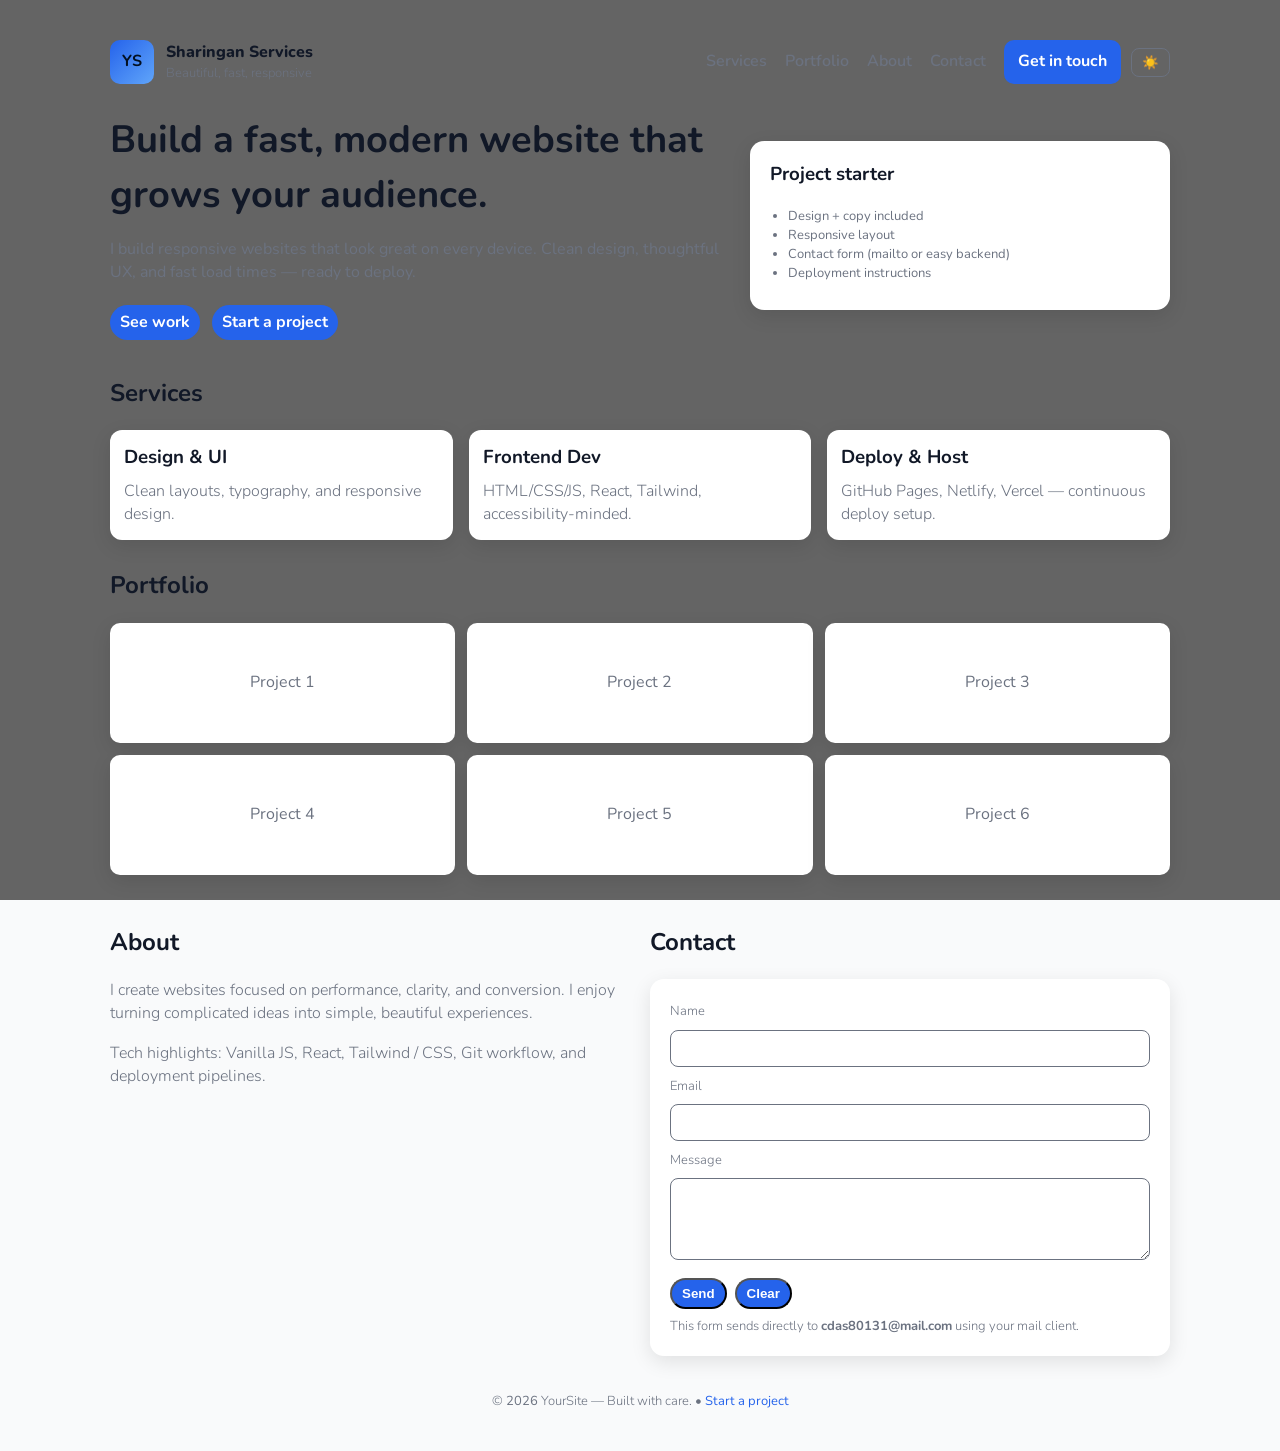
<file: sharingan_services.html>
<!DOCTYPE html>

<html lang="en">
<head>
<meta charset="utf-8"/>
<meta content="width=device-width,initial-scale=1" name="viewport"/>
<title>Sharingan Services — Empower Your Vision</title>
<meta content="A clean, responsive single-page website with dark/light mode." name="description"/>

<script>
    window.dataLayer = window.dataLayer || [];
    function gtag(){dataLayer.push(arguments);}
    gtag('js', new Date());
    gtag('config', 'G-XXXXXXXXXX'); // Replace with your actual GA ID
  </script>
<style>
    :root {
      --radius:14px; --maxw:1100px; --gap:24px; --ff:'Nunito', system-ui, -apple-system, 'Segoe UI', Roboto, 'Helvetica Neue', Arial;
      --bg-light:#f9fafb; --text-light:#111827; --muted-light:#6b7280; --card-light:#ffffff; --accent-light:#2563eb;
      --bg-dark:#0f1724; --text-dark:#e6eef8; --muted-dark:#9aa4b2; --card-dark:#0b1220; --accent-dark:#7dd3fc;
    }

    body[data-theme='dark'] {
      --bg:var(--bg-dark);
      --text:var(--text-dark);
      --muted:var(--muted-dark);
      --card:var(--card-dark);
      --accent:var(--accent-dark);
    }

    body[data-theme='light'] {
      --bg:var(--bg-light);
      --text:var(--text-light);
      --muted:var(--muted-light);
      --card:var(--card-light);
      --accent:var(--accent-light);
    }

    *{box-sizing:border-box;transition:background-color 0.4s ease,color 0.4s ease,border-color 0.4s ease;}
    html,body{height:100%;margin:0;padding:0;font-family:var(--ff);background:var(--bg);color:var(--text);line-height:1.45;-webkit-font-smoothing:antialiased;-moz-osx-font-smoothing:grayscale;}

    .container{max-width:var(--maxw);margin:0 auto;padding:40px 20px}
    header{display:flex;align-items:center;justify-content:space-between;gap:16px;margin-bottom:28px}
    .brand{display:flex;align-items:center;gap:12px}
    .logo{width:44px;height:44px;border-radius:10px;background:linear-gradient(135deg,var(--accent),#60a5fa);display:flex;align-items:center;justify-content:center;font-weight:700;color:#021022}
    nav{display:flex;gap:18px;align-items:center}
    nav a{color:var(--muted);text-decoration:none;font-weight:600;transition:color 0.3s ease;}
    nav a:hover{color:var(--accent);}
    .cta{background:var(--accent);color:#fff; padding:10px 14px;border-radius:10px;text-decoration:none;font-weight:700;transition:background-color 0.3s ease;}

    .theme-toggle{background:none;border:1px solid var(--muted);padding:6px 10px;border-radius:8px;color:var(--muted);cursor:pointer;transition:all 0.3s ease;}
    .theme-toggle:hover{border-color:var(--accent);color:var(--accent);}

    .hero{display:grid;grid-template-columns:1fr 420px;gap:var(--gap);align-items:center;margin-bottom:36px}
    .hero h1{font-size:38px;margin:0 0 12px}
    .lead{color:var(--muted);margin-bottom:20px}
    .buttons{display:flex;gap:12px}

    .card{background:var(--card);padding:20px;border-radius:var(--radius);box-shadow:0 6px 20px rgba(0,0,0,0.1)}
    .features{display:grid;grid-template-columns:repeat(3,1fr);gap:16px;margin-bottom:28px}
    .feature{padding:14px;border-radius:12px;background:var(--card)}
    .feature h3{margin:0 0 8px}

    .grid{display:grid;grid-template-columns:repeat(3,1fr);gap:12px}
    .thumb{height:120px;background:var(--card);border-radius:10px;display:flex;align-items:center;justify-content:center;color:var(--muted)}

    .split{display:grid;grid-template-columns:1fr 1fr;gap:20px;margin-top:30px}
    .muted{color:var(--muted)}
    footer{margin-top:36px;text-align:center;color:var(--muted);font-size:14px}

    @media (max-width:980px){
      .hero{grid-template-columns:1fr}
      .features{grid-template-columns:repeat(2,1fr)}
      .grid{grid-template-columns:repeat(2,1fr)}
      .split{grid-template-columns:1fr}
      nav{display:none}
    }
    @media (max-width:600px){
      body{padding:18px}
      .features{grid-template-columns:1fr}
      .grid{grid-template-columns:1fr}
      .hero h1{font-size:28px}
    }
    .muted-sm{color:var(--muted);font-size:13px}
    .pill{display:inline-block;padding:6px 10px;border-radius:999px;background:var(--accent);color:#fff;font-weight:700;text-decoration:none;transition:background-color 0.3s ease;}
    .pill:hover{background-color:#1d4ed8;}
  

h1, h2, h3, h4, h5, h6 {
  font-weight: 700;
}

body, p, a, span, li {
  font-weight: 400;
}

.muted, .muted-sm {
  font-weight: 300;
}

body {
  background-image: url('https://static.wikia.nocookie.net/naruto/images/9/9d/Uchiha_Symbol.svg');
  background-size: cover;
  background-position: center;
  background-attachment: fixed;
  background-repeat: no-repeat;
  backdrop-filter: brightness(0.4);
}</style>
<link href="https://fonts.googleapis.com/css2?family=Nunito:wght@300;400;600;700;800&amp;display=swap" rel="stylesheet"/><link href="https://upload.wikimedia.org/wikipedia/en/7/7e/Sharingan_triple.svg" rel="icon" type="image/png"/></head>
<body>
<div class="container">
<header>
<div class="brand">
<div class="logo">YS</div>
<div>
<div style="font-weight:800">Sharingan Services</div>
<div class="muted-sm">Beautiful, fast, responsive</div>
</div>
</div>
<div style="display:flex;align-items:center;gap:10px">
<nav>
<a href="#features">Services</a>
<a href="#portfolio">Portfolio</a>
<a href="#about">About</a>
<a href="#contact">Contact</a>
<a class="cta" href="#contact">Get in touch</a>
</nav>
<button class="theme-toggle" id="themeToggle">🌙</button>
</div>
</header>
<main>
<section class="hero">
<div>
<h1>Build a fast, modern website that grows your audience.</h1>
<p class="lead">I build responsive websites that look great on every device. Clean design, thoughtful UX, and fast load times — ready to deploy.</p>
<div class="buttons">
<a class="pill" href="#portfolio">See work</a>
<a class="pill" href="#contact">Start a project</a>
</div>
</div>
<aside class="card">
<h3 style="margin-top:0">Project starter</h3>
<ul class="muted-sm" style="padding-left:18px;margin:8px 0">
<li>Design + copy included</li>
<li>Responsive layout</li>
<li>Contact form (mailto or easy backend)</li>
<li>Deployment instructions</li>
</ul>
</aside>
</section>
<section id="features">
<h2>Services</h2>
<div class="features">
<div class="feature card">
<h3>Design &amp; UI</h3>
<div class="muted">Clean layouts, typography, and responsive design.</div>
</div>
<div class="feature card">
<h3>Frontend Dev</h3>
<div class="muted">HTML/CSS/JS, React, Tailwind, accessibility-minded.</div>
</div>
<div class="feature card">
<h3>Deploy &amp; Host</h3>
<div class="muted">GitHub Pages, Netlify, Vercel — continuous deploy setup.</div>
</div>
</div>
</section>
<section id="portfolio">
<h2>Portfolio</h2>
<div class="grid">
<div class="thumb card">Project 1</div>
<div class="thumb card">Project 2</div>
<div class="thumb card">Project 3</div>
<div class="thumb card">Project 4</div>
<div class="thumb card">Project 5</div>
<div class="thumb card">Project 6</div>
</div>
</section>
<section class="split" id="about">
<div>
<h2>About</h2>
<p class="muted">I create websites focused on performance, clarity, and conversion. I enjoy turning complicated ideas into simple, beautiful experiences.</p>
<p class="muted">Tech highlights: Vanilla JS, React, Tailwind / CSS, Git workflow, and deployment pipelines.</p>
</div>
<div>
<h2>Contact</h2>
<form class="card" id="contactForm" onsubmit="return handleSubmit(event)">
<label class="muted-sm">Name<input id="name" required="" style="width:100%;margin-top:8px;padding:10px;border-radius:8px;border:1px solid var(--muted);background:transparent;color:inherit"/></label>
<label class="muted-sm" style="margin-top:10px;display:block">Email<input id="email" required="" style="width:100%;margin-top:8px;padding:10px;border-radius:8px;border:1px solid var(--muted);background:transparent;color:inherit" type="email"/></label>
<label class="muted-sm" style="margin-top:10px;display:block">Message<textarea id="message" required="" rows="4" style="width:100%;margin-top:8px;padding:10px;border-radius:8px;border:1px solid var(--muted);background:transparent;color:inherit"></textarea></label>
<div style="margin-top:12px;display:flex;gap:8px">
<button class="pill" type="submit">Send</button>
<button class="pill" onclick="clearForm()" type="button">Clear</button>
</div>
<div class="muted-sm" id="formNote" style="margin-top:8px">This form sends directly to <strong>cdas80131@mail.com</strong> using your mail client.</div>
</form>
</div>
</section>
</main>
<footer>
<div class="muted-sm">© <span id="year"></span> YourSite — Built with care. • <a href="#contact" style="color:var(--accent);text-decoration:none">Start a project</a></div>
</footer>
</div>
<script>
    document.getElementById('year').textContent = new Date().getFullYear();

    function handleSubmit(e){
      e.preventDefault();
      const name = document.getElementById('name').value.trim();
      const email = document.getElementById('email').value.trim();
      const message = document.getElementById('message').value.trim();
      if(!name || !email || !message){alert('Please fill all fields');return false;}
      const subject = encodeURIComponent('Website inquiry from ' + name);
      const body = encodeURIComponent('Name: '+name+"\nEmail: "+email+"\n\n"+message);
      window.location.href = `mailto:cdas80131@mail.com?subject=${subject}&body=${body}`;
      return false;
    }

    function clearForm(){
      document.getElementById('name').value='';
      document.getElementById('email').value='';
      document.getElementById('message').value='';
    }

    const toggle = document.getElementById('themeToggle');
    const body = document.body;

    const prefersDark = window.matchMedia('(prefers-color-scheme: dark)').matches;
    const savedTheme = localStorage.getItem('theme');
    if(savedTheme){
      body.setAttribute('data-theme', savedTheme);
      toggle.textContent = savedTheme === 'dark' ? '🌙' : '☀️';
    } else {
      body.setAttribute('data-theme', prefersDark ? 'dark' : 'light');
      toggle.textContent = prefersDark ? '🌙' : '☀️';
    }

    toggle.addEventListener('click', () => {
      const current = body.getAttribute('data-theme');
      const next = current === 'dark' ? 'light' : 'dark';
      body.setAttribute('data-theme', next);
      toggle.textContent = next === 'dark' ? '🌙' : '☀️';
      localStorage.setItem('theme', next);
    });
  </script>
</body>
</html>
</file>
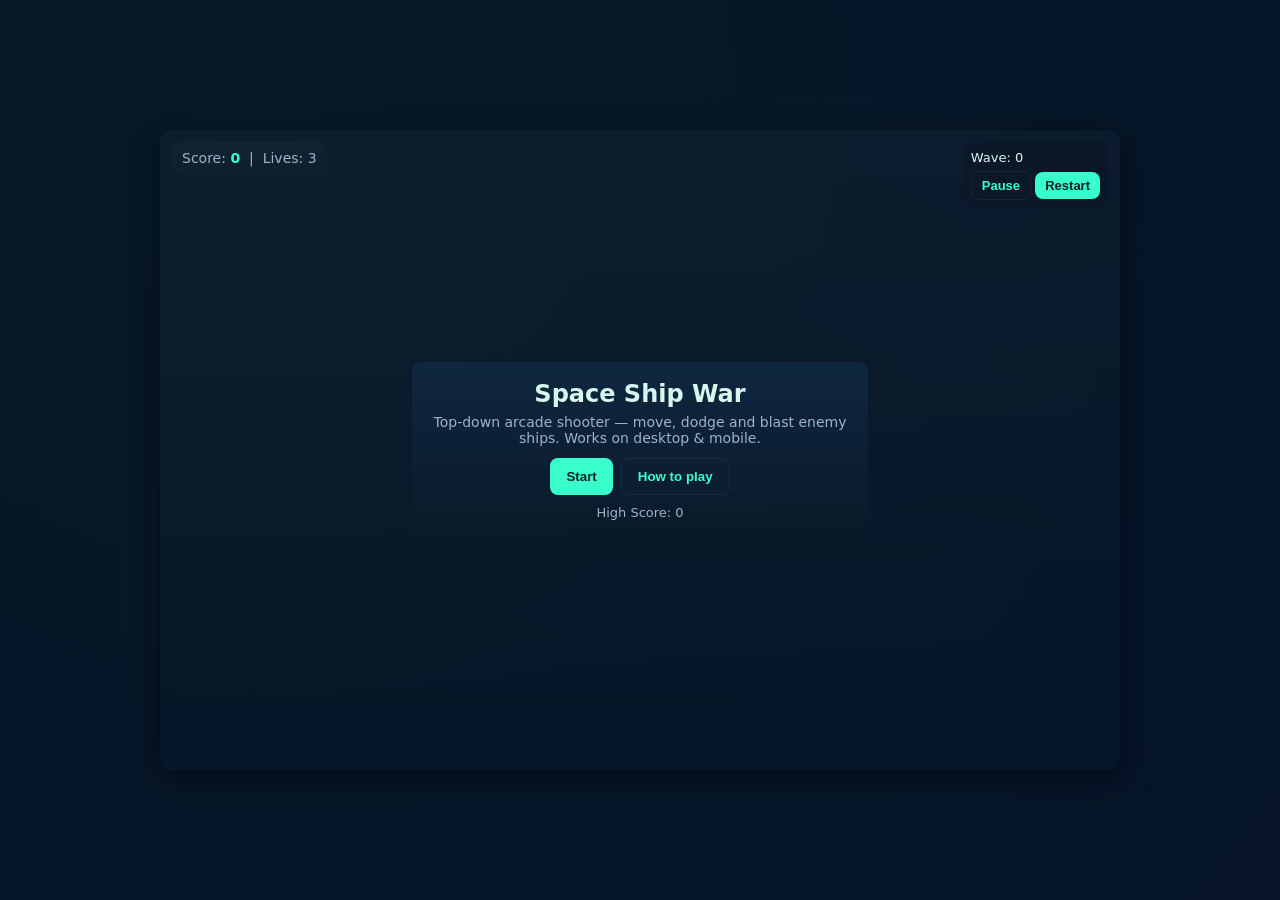
<file: spaceship_war_game.html>
<!doctype html>
<html lang="en">
<head>
  <meta charset="utf-8" />
  <meta name="viewport" content="width=device-width,initial-scale=1" />
  <title>Space Ship War — Single File Game</title>
  <style>
    :root{--bg:#071428;--panel:#0f2740;--accent:#39ffcc;--muted:#9fb3c8}
    html,body{height:100%;margin:0;font-family:Inter,system-ui,Segoe UI,Roboto,'Helvetica Neue',Arial}
    body{display:flex;align-items:center;justify-content:center;background:radial-gradient(circle at 20% 10%, #071a2a, var(--bg));color:#dff6f0}
    #gameWrap{width:min(960px,96vw);height:min(640px,86vh);background:linear-gradient(180deg,rgba(255,255,255,0.02),transparent);box-shadow:0 8px 30px rgba(2,6,23,0.7);border-radius:12px;overflow:hidden;position:relative}
    canvas{display:block;background:transparent;width:100%;height:100%}
    .hud{position:absolute;left:12px;top:12px;background:linear-gradient(180deg, rgba(255,255,255,0.02), rgba(255,255,255,0.01));padding:8px 10px;border-radius:8px;font-size:14px;color:var(--muted)}
    .hud .score{color:var(--accent);font-weight:700}
    .controls{position:absolute;right:12px;top:12px;background:rgba(0,0,0,0.12);padding:8px;border-radius:8px;font-size:13px}
    .centerUI{position:absolute;inset:0;display:flex;align-items:center;justify-content:center;pointer-events:none}
    .panel{pointer-events:auto;background:linear-gradient(180deg,var(--panel), rgba(10,25,40,0.6));padding:18px;border-radius:10px;color:#d6f7ee;width:min(420px,88%);text-align:center}
    button{appearance:none;border:0;padding:10px 16px;border-radius:8px;background:var(--accent);color:#042027;font-weight:700;cursor:pointer}
    button.ghost{background:transparent;border:1px solid rgba(255,255,255,0.06);color:var(--accent)}
    .small{font-size:13px;padding:6px 10px}
    .footer{margin-top:10px;color:var(--muted);font-size:13px}
    /* mobile controls */
    .mobile-controls{position:absolute;left:12px;bottom:12px;display:flex;gap:8px}
    .btn-circle{width:56px;height:56px;border-radius:50%;display:grid;place-items:center;background:rgba(255,255,255,0.03);border:1px solid rgba(255,255,255,0.03)}
    .btn-circle.active{background:rgba(57,255,204,0.12);}
    @media (max-width:700px){.hud{font-size:13px}.panel{width:92%}}
  </style>
</head>
<body>
  <div id="gameWrap">
    <canvas id="c"></canvas>

    <div class="hud">
      Score: <span id="score" class="score">0</span> &nbsp;|&nbsp; Lives: <span id="lives">3</span>
    </div>
    <div class="controls">
      <div id="levelText">Wave: <span id="wave">0</span></div>
      <div style="margin-top:6px">
        <button id="pauseBtn" class="small ghost">Pause</button>
        <button id="restartBtn" class="small">Restart</button>
      </div>
    </div>

    <div class="centerUI" id="menuRoot">
      <div class="panel" id="menu">
        <h2 style="margin:0 0 6px">Space Ship War</h2>
        <div style="font-size:14px;color:var(--muted);margin-bottom:12px">Top-down arcade shooter — move, dodge and blast enemy ships. Works on desktop & mobile.</div>
        <div style="display:flex;gap:8px;justify-content:center">
          <button id="startBtn">Start</button>
          <button id="howBtn" class="ghost">How to play</button>
        </div>
        <div class="footer">High Score: <span id="hi">0</span></div>
      </div>
    </div>

    <!-- mobile controls (visible on touch devices) -->
    <div class="mobile-controls" id="mobileControls" style="display:none">
      <div class="btn-circle" id="leftBtn">◀</div>
      <div class="btn-circle" id="upBtn">▲</div>
      <div class="btn-circle" id="downBtn">▼</div>
      <div class="btn-circle" id="rightBtn">▶</div>
      <div style="width:12px"></div>
      <div class="btn-circle" id="fireBtn">●</div>
    </div>

  </div>

  <script>
  // ======= Game constants & helpers =======
  const canvas = document.getElementById('c');
  const ctx = canvas.getContext('2d', { alpha: true });
  let W=800,H=560,scale=1;
  function resizeCanvas(){
    const rect = document.getElementById('gameWrap').getBoundingClientRect();
    canvas.width = Math.floor(rect.width * devicePixelRatio);
    canvas.height = Math.floor(rect.height * devicePixelRatio);
    canvas.style.width = rect.width + 'px';
    canvas.style.height = rect.height + 'px';
    ctx.setTransform(devicePixelRatio,0,0,devicePixelRatio,0,0);
    W = rect.width; H = rect.height; scale = devicePixelRatio;
  }
  window.addEventListener('resize', resizeCanvas);
  resizeCanvas();

  // basic vector helper
  const v = (x,y)=>({x:x||0,y:y||0});
  function clamp(v,min,max){return Math.max(min,Math.min(max,v));}

  // ======= Game state =======
  let running=false,paused=false;
  let keys = {}, mobileInput={left:false,right:false,up:false,down:false,fire:false};
  const scoreEl = document.getElementById('score');
  const livesEl = document.getElementById('lives');
  const waveEl = document.getElementById('wave');
  const hiEl = document.getElementById('hi');
  const startBtn = document.getElementById('startBtn');
  const menuRoot = document.getElementById('menuRoot');
  const pauseBtn = document.getElementById('pauseBtn');
  const restartBtn = document.getElementById('restartBtn');
  const howBtn = document.getElementById('howBtn');

  let score=0, lives=3, wave=0, hiScore=0;
  let lastShot=0, shotInterval=200;

  // entities
  let player, bullets=[], enemies=[], enemyBullets=[], particles=[];

  function resetGame(){
    score=0; lives=3; wave=0; bullets=[]; enemies=[]; enemyBullets=[]; particles=[];
    spawnPlayer();
    updateHUD();
  }

  function spawnPlayer(){
    player = {
      pos: v(W/2, H-80),
      size: 18,
      speed: 320,
      hp: 1,
      blink:0
    };
  }

  // ======= Input =======
  window.addEventListener('keydown', e=>{ keys[e.key.toLowerCase()] = true; if([' ','space'].includes(e.key.toLowerCase())) e.preventDefault(); });
  window.addEventListener('keyup', e=>{ keys[e.key.toLowerCase()] = false; });

  // mobile buttons
  const mobileControls = document.getElementById('mobileControls');
  ['leftBtn','rightBtn','upBtn','downBtn','fireBtn'].forEach(id=>{
    const el=document.getElementById(id);
    if(!el) return;
    el.addEventListener('touchstart', e=>{ e.preventDefault(); el.classList.add('active'); switch(id){case 'leftBtn': mobileInput.left=true; break;case 'rightBtn': mobileInput.right=true;break;case 'upBtn': mobileInput.up=true;break;case 'downBtn': mobileInput.down=true;break;case 'fireBtn': mobileInput.fire=true;break;} },{passive:false});
    el.addEventListener('touchend', e=>{ e.preventDefault(); el.classList.remove('active'); switch(id){case 'leftBtn': mobileInput.left=false; break;case 'rightBtn': mobileInput.right=false;break;case 'upBtn': mobileInput.up=false;break;case 'downBtn': mobileInput.down=false;break;case 'fireBtn': mobileInput.fire=false;break;} },{passive:false});
  });

  // detect touch device to show controls
  function detectMobileControls(){
    if(('ontouchstart' in window) || navigator.maxTouchPoints>0){ mobileControls.style.display='flex'; }
  }
  detectMobileControls();

  // ======= Entities & spawning =======
  function spawnEnemy(type,x,y){
    const e = {
      pos: v(x,y),
      size: type===2?26:18,
      type: type||1,
      hp: type===2?3:1,
      speed: type===2?60:90,
      dir: Math.random()<0.5?1:-1,
      time: 0
    };
    enemies.push(e);
  }

  function nextWave(){
    wave++; waveEl.textContent=wave;
    const count = Math.min(12, 3 + Math.floor(wave*1.2));
    const big = wave%5===0;
    for(let i=0;i<count;i++){
      const x = 60 + i*( (W-120)/Math.max(4,count-1) );
      const y = -20 - i*20;
      spawnEnemy(big?2:1, x, y);
    }
  }

  // ======= Drawing helpers =======
  function drawShip(x,y,size,angle=0,fill=true){
    ctx.save();ctx.translate(x,y);ctx.rotate(angle);
    ctx.beginPath();ctx.moveTo(0,-size*1.2);ctx.lineTo(size, size*1.2);ctx.lineTo(0,size*0.6);ctx.lineTo(-size,size*1.2);ctx.closePath();
    if(fill){ ctx.fillStyle = '#39ffcc'; ctx.fill(); ctx.globalCompositeOperation='lighter'; ctx.fillStyle='rgba(57,255,204,0.06)'; ctx.fill(); ctx.globalCompositeOperation='source-over'; }
    else { ctx.strokeStyle='#39ffcc'; ctx.stroke(); }
    ctx.restore();
  }

  function drawEnemy(x,y,size,type){
    ctx.save();ctx.translate(x,y);
    ctx.beginPath();ctx.arc(0,0,size,0,Math.PI*2);ctx.fillStyle = type===2? '#ff6b6b':'#8fd1ff';ctx.fill();
    ctx.beginPath();ctx.arc(0,0,size*0.6,0,Math.PI*2);ctx.fillStyle='rgba(0,0,0,0.08)';ctx.fill();
    ctx.restore();
  }

  // particles
  function addParticle(x,y,vx,vy,life,sz){ particles.push({x,y,vx,vy,life,ttl:life,sz}) }

  // ======= Game loop =======
  let lastTime=0;
  function loop(ts){
    if(!running) return;
    if(paused){ lastTime=ts; requestAnimationFrame(loop); return; }
    const dt = Math.min(40, ts-lastTime); lastTime=ts;
    update(dt/1000);
    render();
    requestAnimationFrame(loop);
  }

  function update(dt){
    // player movement
    let inputX=0,inputY=0;
    if(keys['arrowleft']||keys['a']||mobileInput.left) inputX = -1;
    if(keys['arrowright']||keys['d']||mobileInput.right) inputX = 1;
    if(keys['arrowup']||keys['w']||mobileInput.up) inputY = -1;
    if(keys['arrowdown']||keys['s']||mobileInput.down) inputY = 1;
    // diagonal normalization
    if(inputX && inputY){ inputX *= 0.7071; inputY *= 0.7071; }
    player.pos.x = clamp(player.pos.x + inputX * player.speed * dt, 24, W-24);
    player.pos.y = clamp(player.pos.y + inputY * player.speed * dt, H/2, H-24);

    // shooting
    const now = performance.now();
    const firing = keys[' '] || keys['space'] || keys['k'] || mobileInput.fire;
    if(firing && now - lastShot > shotInterval){
      lastShot = now; bullets.push({pos:v(player.pos.x, player.pos.y-18), vel:v(0,-520), size:4});
    }

    // bullets update
    bullets.forEach(b=>{ b.pos.x += b.vel.x * dt; b.pos.y += b.vel.y * dt; });
    bullets = bullets.filter(b=>b.pos.y>-20);

    // enemies
    enemies.forEach(e=>{
      e.time += dt;
      // simple sine movement
      e.pos.x += Math.sin(e.time*1.2) * e.dir * e.speed * dt * 0.5;
      e.pos.y += Math.min(1,Math.max(0.1,0.2+wave*0.01)) * e.speed * dt * 0.3;
      // clamp
      e.pos.x = clamp(e.pos.x, 24, W-24);
      // occasional enemy fire
      if(Math.random() < 0.008 + wave*0.002){ enemyBullets.push({pos:v(e.pos.x,e.pos.y+12), vel:v((Math.random()-0.5)*40, 160 + wave*6), size:5}); }
    });

    // enemy bullets
    enemyBullets.forEach(b=>{ b.pos.x += b.vel.x * dt; b.pos.y += b.vel.y * dt; });
    enemyBullets = enemyBullets.filter(b=>b.pos.y < H+40);

    // collisions: bullets -> enemies
    for(let i=enemies.length-1;i>=0;i--){
      const e=enemies[i];
      for(let j=bullets.length-1;j>=0;j--){
        const b=bullets[j];
        const dx=e.pos.x-b.pos.x, dy=e.pos.y-b.pos.y; const dist = Math.hypot(dx,dy);
        if(dist < e.size + b.size){
          e.hp -= 1; bullets.splice(j,1);
          addParticle(b.pos.x,b.pos.y, (Math.random()-0.5)*80, (Math.random()-0.5)*80, 0.4 + Math.random()*0.4, 2+Math.random()*3);
          if(e.hp <= 0){
            // enemy destroyed
            score += (e.type===2?60:15);
            for(let p=0;p<10;p++) addParticle(e.pos.x,e.pos.y, (Math.random()-0.5)*260, (Math.random()-0.5)*260, 0.6 + Math.random()*0.6, 2+Math.random()*3);
            enemies.splice(i,1);
            // chance to spawn power-up or small enemy fragments
            if(Math.random()<0.08){ spawnEnemy(1, clamp(e.pos.x+ (Math.random()-0.5)*40,40,W-40), e.pos.y-40); }
            break;
          }
        }
      }
    }

    // enemy bullets -> player
    for(let i=enemyBullets.length-1;i>=0;i--){
      const b = enemyBullets[i];
      const dx = b.pos.x - player.pos.x, dy = b.pos.y - player.pos.y; if(Math.hypot(dx,dy) < 14 + b.size){
        enemyBullets.splice(i,1);
        hitPlayer();
      }
    }

    // enemies -> player (ram)
    for(let i=enemies.length-1;i>=0;i--){ const e=enemies[i]; if(Math.hypot(e.pos.x-player.pos.x,e.pos.y-player.pos.y) < e.size + 12){ enemies.splice(i,1); hitPlayer(); } }

    // particles
    for(let i=particles.length-1;i>=0;i--){ const p=particles[i]; p.x += p.vx*dt; p.y += p.vy*dt; p.life -= dt; if(p.life<=0) particles.splice(i,1); }

    // remove offscreen enemies and spawn next wave if none
    enemies = enemies.filter(e=>e.pos.y < H+80);
    if(enemies.length === 0){ nextWave(); }

    updateHUD();
  }

  function hitPlayer(){
    if(player.blink>0) return; // invulnerable
    lives--; player.blink = 1.2; // 1.2s invulnerable
    for(let i=0;i<18;i++) addParticle(player.pos.x + (Math.random()-0.5)*20, player.pos.y + (Math.random()-0.5)*20, (Math.random()-0.5)*200, (Math.random()-0.5)*200, 0.8+Math.random()*0.6, 2+Math.random()*4);
    if(lives<=0){ endGame(); }
    setTimeout(()=>{ player.blink = 0; }, 1200);
  }

  function endGame(){
    running=false; menuRoot.style.pointerEvents='auto'; menuRoot.style.display='flex'; document.getElementById('menu').querySelector('h2').textContent = 'Game Over';
    document.getElementById('menu').querySelector('.footer').innerHTML = 'Your score: '+score+ '<br>High Score: ' + hiScore;
  }

  function updateHUD(){ scoreEl.textContent = score; livesEl.textContent = lives; hiScore = Math.max(hiScore, score); hiEl.textContent = hiScore; }

  function render(){
    ctx.clearRect(0,0,W,H);

    // stars bg
    drawBackground();

    // player bullets
    bullets.forEach(b=>{ ctx.beginPath(); ctx.rect(b.pos.x-2,b.pos.y-6,4,10); ctx.fillStyle='#c8fff0'; ctx.fill(); });

    // enemies
    enemies.forEach(e=> drawEnemy(e.pos.x,e.pos.y,e.size,e.type));

    // enemy bullets
    enemyBullets.forEach(b=>{ ctx.beginPath(); ctx.arc(b.pos.x,b.pos.y,b.size,0,Math.PI*2); ctx.fillStyle='#ffccae'; ctx.fill(); });

    // player
    ctx.save();
    if(player.blink>0){ if(Math.floor(player.blink*10)%2===0) ctx.globalAlpha=0.18; }
    drawShip(player.pos.x,player.pos.y, player.size);
    ctx.restore();

    // particles
    particles.forEach(p=>{ ctx.beginPath(); ctx.arc(p.x,p.y,p.sz,0,Math.PI*2); ctx.fillStyle='rgba(255,255,255,'+(p.life/p.ttl)+')'; ctx.fill(); });

    // HUD overlay subtle
    ctx.fillStyle='rgba(0,0,0,0.06)'; ctx.fillRect(0,H-36,W,36);
  }

  // starfield
  const stars = Array.from({length:80}, ()=>({x:Math.random()*W,y:Math.random()*H*1.2,sz:Math.random()*2+0.5,spd:Math.random()*20+10}));
  function drawBackground(){ ctx.save(); ctx.fillStyle='rgba(0,0,0,0)'; ctx.fillRect(0,0,W,H);
    stars.forEach(s=>{ s.y += s.spd * 0.016; if(s.y>H) s.y = -8; ctx.beginPath(); ctx.arc(s.x, s.y, s.sz, 0, Math.PI*2); ctx.fillStyle = 'rgba(140,200,255,'+(s.sz/3)+')'; ctx.fill(); });
    ctx.restore();
  }

  // ======= UI actions =======
  startBtn.addEventListener('click', ()=>{
    document.getElementById('menu').querySelector('h2').textContent = 'Wave: ' + (wave+1);
    menuRoot.style.display = 'none'; menuRoot.style.pointerEvents='none';
    running = true; paused=false; lastTime = performance.now(); resetGame(); nextWave(); requestAnimationFrame(loop);
  });
  howBtn.addEventListener('click', ()=>{
    document.getElementById('menu').querySelector('h2').textContent = 'How to play';
    document.getElementById('menu').querySelector('.footer').innerHTML = 'Use arrow keys or WASD to move. Space / K to fire. On mobile, use the touch buttons. Survive waves and get a high score.';
  });

  pauseBtn.addEventListener('click', ()=>{
    if(!running) return;
    paused = !paused; pauseBtn.textContent = paused? 'Resume' : 'Pause';
  });
  restartBtn.addEventListener('click', ()=>{ resetGame(); nextWave(); if(!running){ running=true; paused=false; menuRoot.style.display='none'; menuRoot.style.pointerEvents='none'; lastTime=performance.now(); requestAnimationFrame(loop); } });

  // store high score
  function loadHi(){ const v=localStorage.getItem('ssw-hi'); if(v) hiScore = parseInt(v); hiEl.textContent = hiScore; }
  function saveHi(){ localStorage.setItem('ssw-hi', hiScore); }
  window.addEventListener('beforeunload', saveHi);
  loadHi();

  // minimal game start hint on load
  document.addEventListener('DOMContentLoaded', ()=>{
    // show menu (already visible). A short animation could be added
  });

  // debug: enable mouse click to fire
  canvas.addEventListener('mousedown', ()=>{ bullets.push({pos:v(player.pos.x, player.pos.y-18), vel:v(0,-520), size:4}); });

  // prevent accidental scrolling on touch
  document.body.addEventListener('touchmove', e=>{ if(e.target===canvas) e.preventDefault(); }, {passive:false});
  </script>
</body>
</html>
</file>
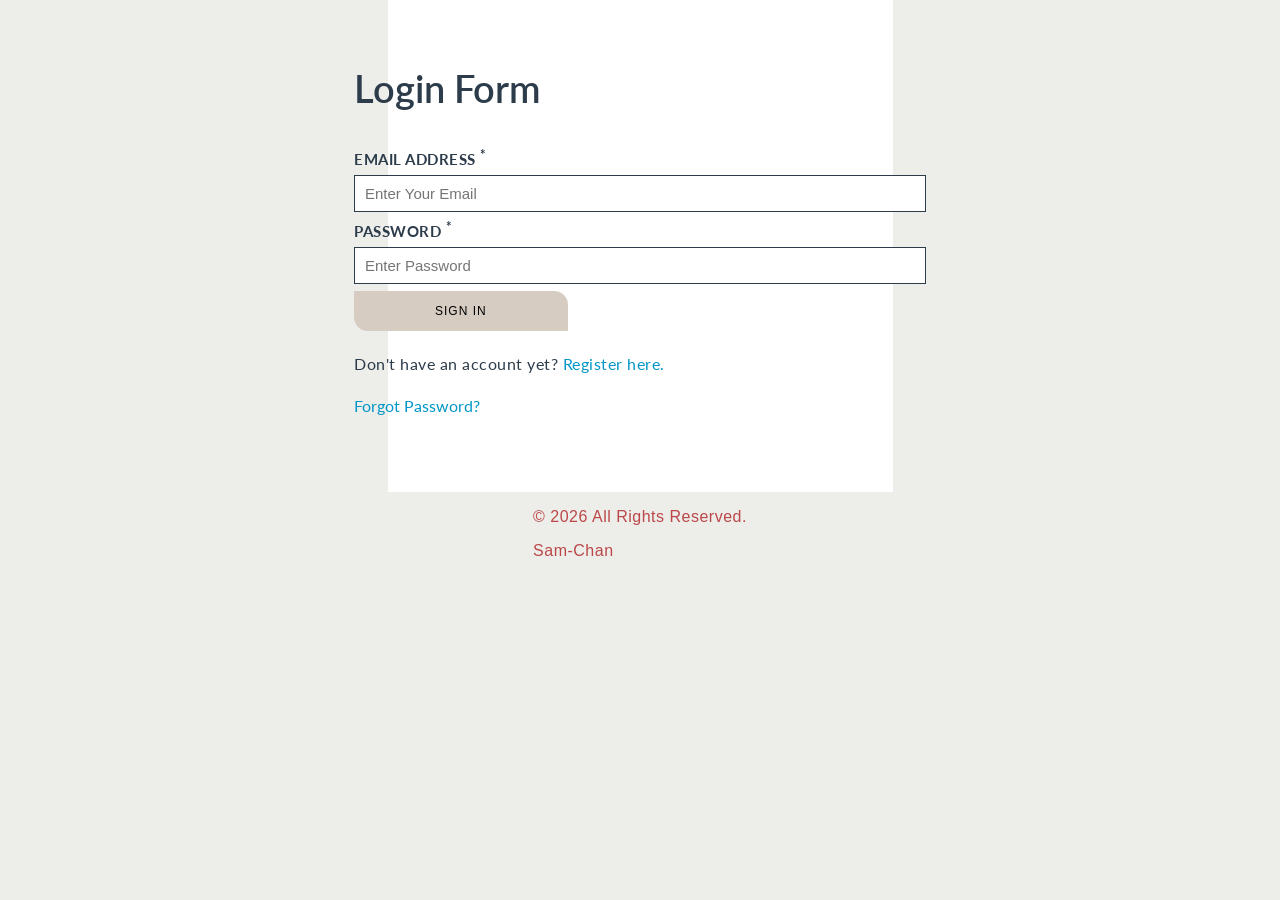
<file: ProjectCoffee/account.html>
<!DOCTYPE html>
<html lang="en">

<head>
    <meta charset="UTF-8">
    <meta name="viewport" content="width=device-width, initial-scale=1.0">
    <link href="https://fonts.googleapis.com/css2?family=Lato:wght@400;700;900&display=swap" rel="stylesheet">

    <title>Account</title>
    <link rel="stylesheet" href="account.css">
</head>

<body>
    <main class="main">
        <form action="submitform" class="form">
            <h1>Login Form</h1>
            <div>
                <label for="email">email address <sup>*</sup></label>
            </div>
            <div>
                <input type="email" .required placeholder="Enter Your Email" id="email" required>
            </div>
            <div>
                <label for="password">password <sup>*</sup></label>
            </div>
            <div>
                <input type="password" .required placeholder="Enter Password" id="password" required minlength="6">
            </div>
            <div>
                <button>sign in</button>
            </div>
            <p>
                Don't have an account yet?<a href="register.html"> Register here.</a>
            <div>
                <a href="recover.html">Forgot Password?</a>
            </div>
            </p>
        </form>
    </main>

<footer>
    <p> &#169; 2026 All Rights Reserved.</p>
    <p>Sam-Chan</p>
</footer>

</body>


</html>
</file>
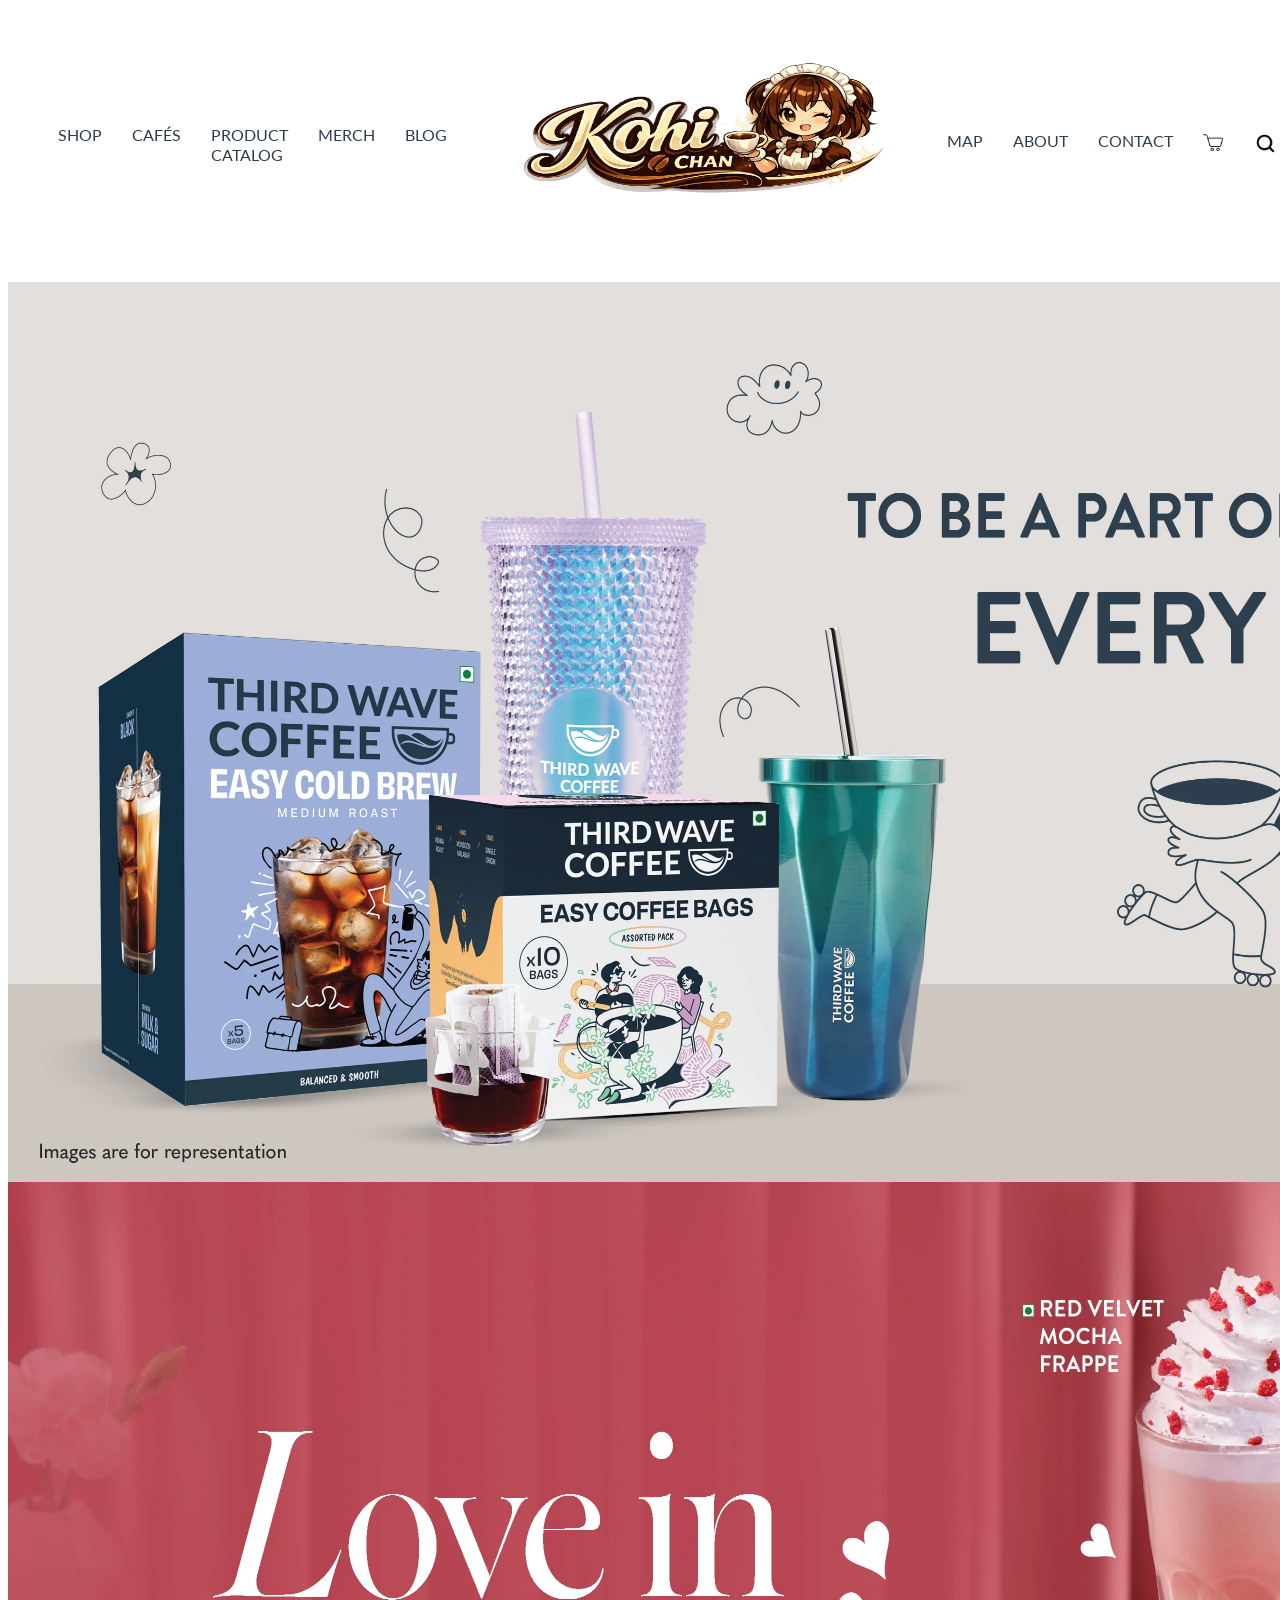
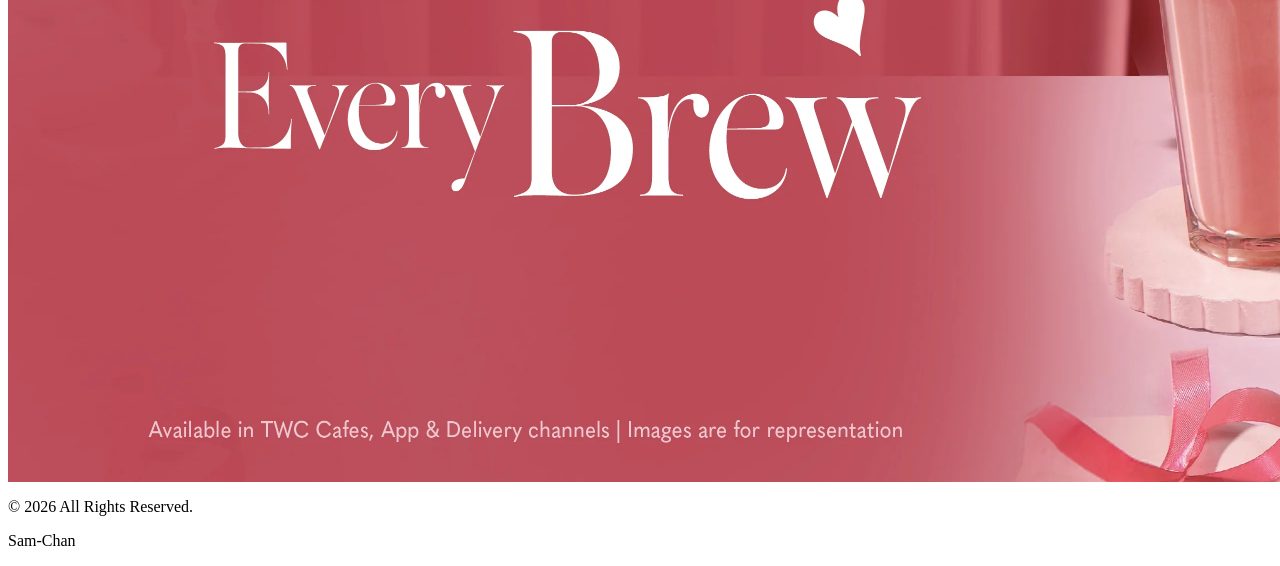
<file: ProjectCoffee/kohi-chan.html>
<!DOCTYPE html>
<html lang="en">

<head>
    <meta charset="UTF-8">
    <meta name="viewport" content="width=device-width, initial-scale=1.0">
     <link href="https://fonts.googleapis.com/css2?family=Lato:wght@400;700;900&display=swap" rel="stylesheet">
    <link rel="stylesheet" href="style.css">
    <title>Kohi-chan ♡</title>
</head>

<body>
    <nav class="nav">
        <ul class="nav1">
            <li><a href="a">shop</a></li>
            <li><a href="a">cafés</a></li>
            <li><a href="a">product catalog</a></li>
            <li><a href="a">merch</a></li>
            <li><a href="a">blog</a></li>
        </ul>
    <div class="logo">
        <img src="Icons/3.png" alt="logo">
    </div>
 
        <ul class="nav2">
            <li><a href="a">map</a></li>
            <li><a href="a">about</a></li>
            <li><a href="a">contact</a></li>
            <li> <a href="a"><img src="Icons/trolley.png" alt="cart" height="20" width="20"></a></li>
            <li> <a href="a"><img src="Icons/search.png" alt="search" height="25" width="25"></a></li>
            <li> <a href="account.html"><img src="Icons/user.png" alt="user" height="20" width="20"></a></li>

        </ul>
    </nav>
    <div class="banner">
    <img src="Icons/slide1.webp" alt="banner1">
    <img src="Icons/slide2.webp" alt="banner2">
    </div>
<footer>
    <p> &#169; 2026 All Rights Reserved.</p>
    <p>Sam-Chan</p>
</footer>

</body>

</html>
</file>
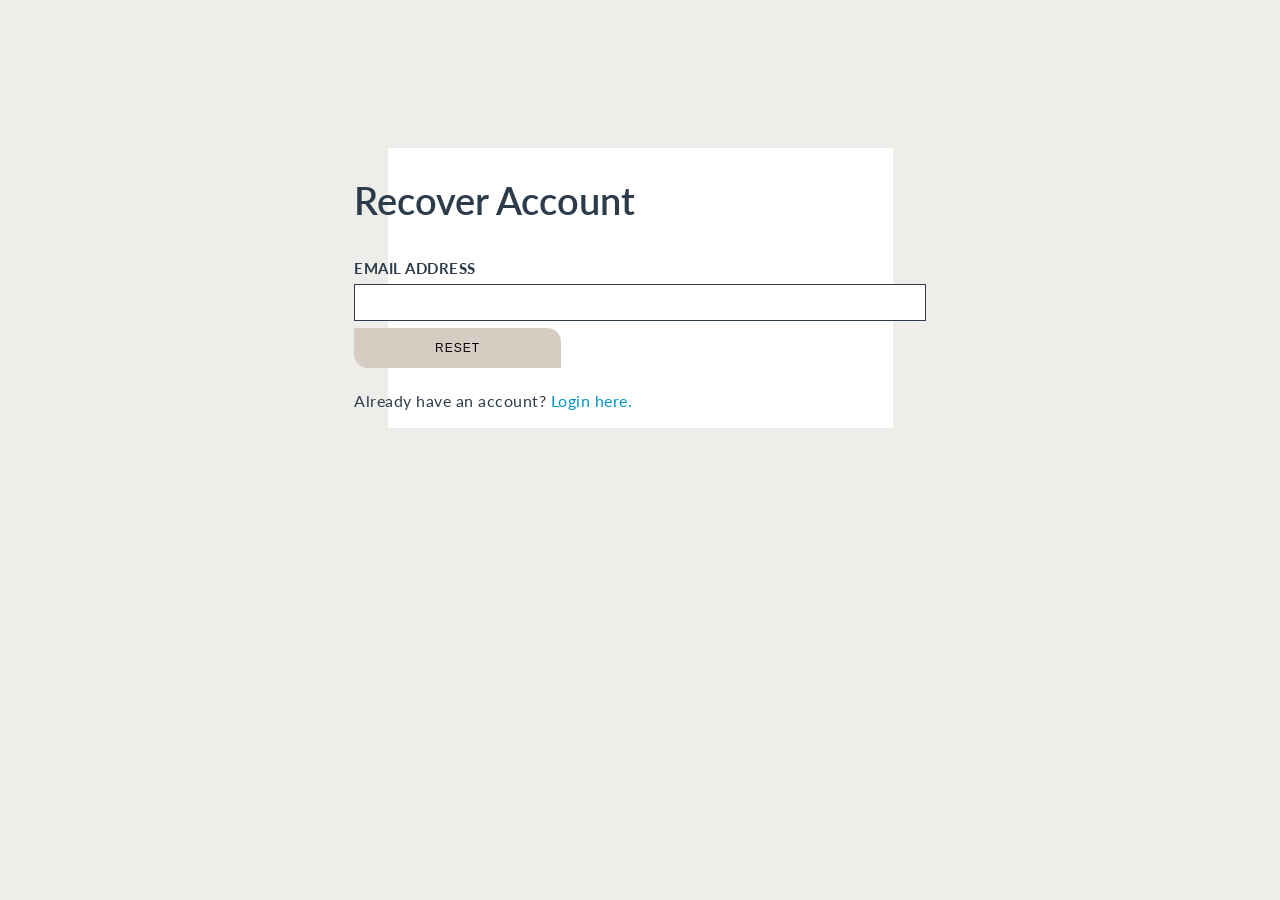
<file: ProjectCoffee/recover.html>
<!DOCTYPE html>
<html lang="en">
<head>
    <meta charset="UTF-8">
    <meta name="viewport" content="width=device-width, initial-scale=1.0">
    <link href="https://fonts.googleapis.com/css2?family=Lato:wght@400;700;900&display=swap" rel="stylesheet">
    <link rel="stylesheet" href="recover.css">
    <title>Recover</title>
</head>
<body>
    <main class="main">
        <form action="submitform" class="form">
            <h1>Recover Account</h1>
                <div>
                    <label for="email">email address</label>
                </div>
                <div>
                    <input type="email" id="email" required>
                </div>
                <div>
                    <button>reset</button>
                </div>
                <p>
                    Already have an account? <a href="account.html">Login here.</a>
                </p>
        </form>
    </main>
</body>
</html>
</file>
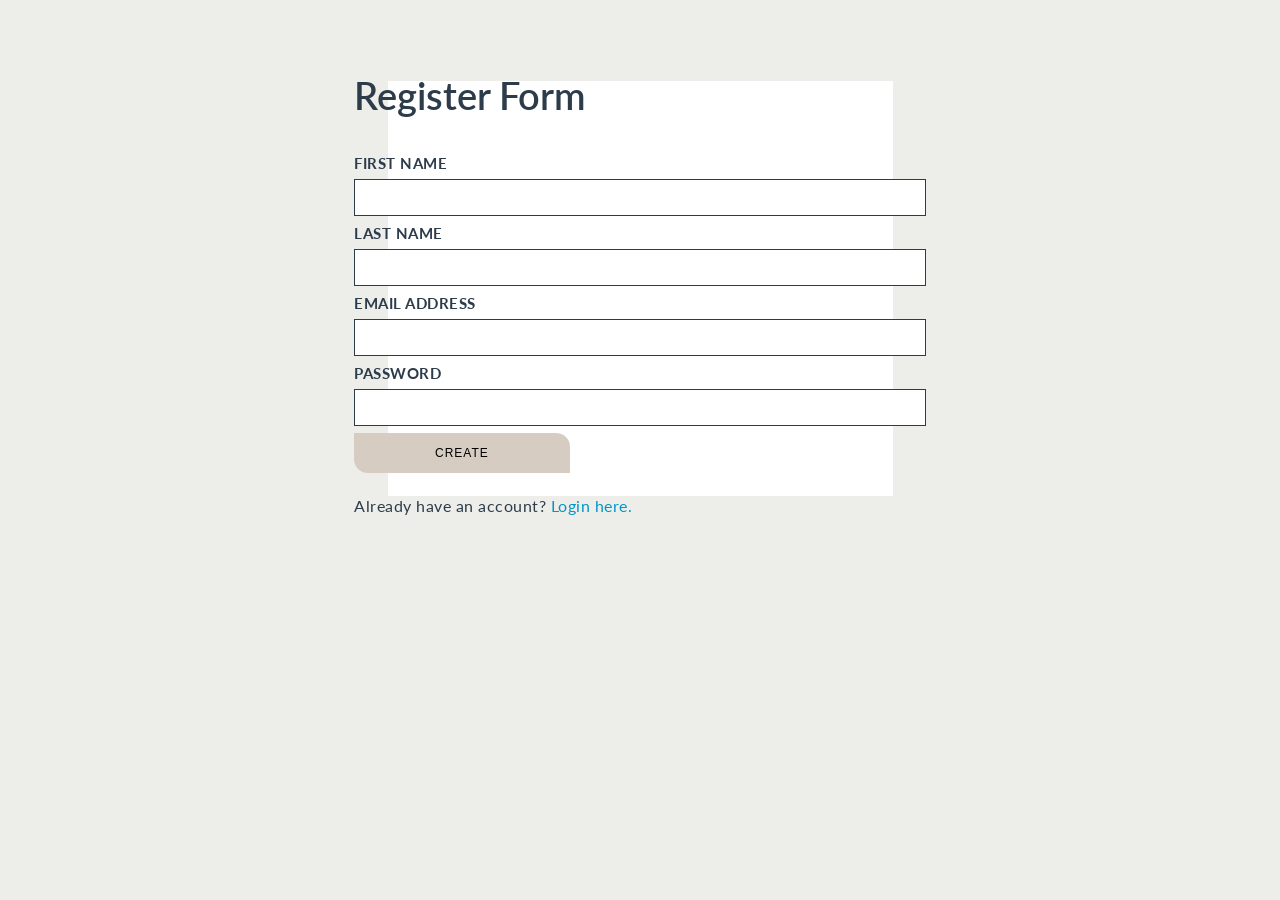
<file: ProjectCoffee/register.html>
<!DOCTYPE html>
<html lang="en">
<head>
    <meta charset="UTF-8">
    <link href="https://fonts.googleapis.com/css2?family=Lato:wght@400;700;900&display=swap" rel="stylesheet">
    
    <link rel="stylesheet" href="register.css"><meta name="viewport" content="width=device-width, initial-scale=1.0">
    <title>Register</title>
</head>
<body>
    <main class="main">
        <form action="submitform" class="form">
            <h1>Register Form</h1>
            <div>
                <label for="fname">first name</label>
            </div>
            <div>
                <input type="text" id="fname">
            </div>
            <div>
                <label for="lname">last name</label>
            </div>
            <div>
                <input type="text" id="lname">
            </div>
            <div>
                <label for="email">email address</label>
            </div>
            <div>
                <input type="email" id="email" required>
            </div>
            <div>
                <label for="password">password</label>
            </div>
            <div>
                <input type="password" id="password" required minlength="6">
            </div>
            <div>
            <button>create</button>
            </div>
        
        <p>Already have an account? <a href="account.html">Login here.</a></p>
    </form>
    </main>
    
</body>
</html>
</file>
<file: ProjectCoffee/account.css>
h1{
    text-decoration: none;
    font-weight: 550;
    font-style: normal;
    font-size: 2.4rem;
    line-height: 1.3;
}
main{
    margin: 0;
    height: 25vh;
    width: 45vh;
    display: flex;
    flex: 1;
    justify-content: center;
    align-items: center;
    font-family: "Lato", sans-serif;
    color: #2d3c4b;
    background-color: #fff;
    padding: 50px;
}
form{
    display: flex;
    flex-direction: column;
    gap: 7px;
}
.form label{
    text-transform: uppercase;
    font-weight: 700;
    letter-spacing: 0.5px;
    font-style: normal;
    font-size: 15px;
}
#email,#password{
    border: 1px solid #2d3c4b;
   width: 550px;
   height: 35px;
   font-size: 15px;
   padding: 0 10px;
   margin: 0;
   transition: .2s ease-in-out;
   background: transparent;
   background-color: #fff;
   transition-property: color, background-color, border;
}
a{
    text-decoration: none;
    color: #0096c7;

}
button{
    text-transform: uppercase;
    font-size: 12px;
    font-weight: 100;
    font-style: normal;
    letter-spacing: 1px;
    background-color: #d6ccc2;
    border:1px solid transparent;
    border-radius:0 14px;
    vertical-align: middle;
    /* padding: top-bottom left-right */
   padding: 12px 80px;
   cursor: pointer;

}
.form button:hover{
    background-color:#9F968C;
    transform: translateY(-2px) ;

}
p{
    letter-spacing: 0.5px;
}
html,body{
    height: 80%;
    margin: 0;
}
body{
    background-color: #edede9;
    margin: 0;
    height: 100hv;
    display: flex;
    flex-direction: column;
    justify-content: center;
    align-items: center;
}
   footer{
    font-family: Roboto, sans-serif;
    font-weight: 500;
    color:#bc4749;
   }
</file>
<file: ProjectCoffee/style.css>
.nav1 ,
.nav2 {
    
    list-style: none;
    padding: 0;
    display: flex;
    justify-content: center;
    gap: 30px;
    transition: 0.3s;

}

.nav1 a, .nav2 a{
    text-transform: uppercase;
    text-decoration: none;
    font-family: "Lato", sans-serif;
    font-weight: 400;
    font-style: normal;
    color: #2d3c4b;
}

nav {
    display: flex;
    justify-content: space-between;
    align-items: center;
    margin: 0 50px;
}
.nav1 a:hover ,.nav2 a:hover{
color: #2d3c4b;
cursor: pointer;
font-weight: 700;
}
.logo img {
    height: 270px;
    width: 500px;
    transition: 0.3s;
}

.logo img:hover {
    transform: scale(1.1);
    cursor: pointer;
}
.banner img{
height: 900px;
width: 2500px;
margin: 0;
display: block;
}
</file>
<file: ProjectCoffee/recover.css>
html,body{
    margin: 0;
    height: 80%;
}
body{
     background-color: #edede9;
        margin: 0;
        height: 100hv;
        display: flex;
        justify-content: center;
        align-items: center;
}
  main {
        margin: 0;
        height: 20vh;
        width: 45vh;
        display: flex;
        justify-content: center;
        align-items: center;
        font-family: "Lato", sans-serif;
        color: #2d3c4b;
        background-color: #fff;
        padding: 50px;
    }
     h1 {
        text-decoration: none;
        font-weight: 550;
        font-style: normal;
        font-size: 2.4rem;
        line-height: 1.3;
    }
    form {
        display: flex;
        flex-direction: column;
        gap: 7px;
    }
     .form label {
        text-transform: uppercase;
        font-weight: 700;
        letter-spacing: 0.5px;
        font-style: normal;
        font-size: 15px;
    }
     #email{
         border: 1px solid #2d3c4b;
        width: 550px;
        height: 35px;
        font-size: 15px;
        padding: 0 10px;
        margin: 0;
        transition: .2s ease-in-out;
        background: transparent;
        background-color: #fff;
        transition-property: color, background-color, border;
     }
      a {
        text-decoration: none;
        color: #0096c7;

    }
     button {
        text-transform: uppercase;
        font-size: 12px;
        font-weight: 100;
        font-style: normal;
        letter-spacing: 1px;
        background-color: #d6ccc2;
        border: 1px solid transparent;
        border-radius: 0 14px;
        vertical-align: middle;
        /* padding: top-bottom left-right */
        padding: 12px 80px;
        cursor: pointer;

    }
     .form button:hover {
        background-color: #9F968C;
        transform: translateY(-2px);

    }
    p {
        letter-spacing: 0.5px;
    }
</file>
<file: ProjectCoffee/register.css>
html,
    body {
        height: 80%;
        margin: 0;
    }

    body {
        background-color: #edede9;
        margin: 0;
        height: 100hv;
        display: flex;
        justify-content: center;
        align-items: center;

    }

    main {
        margin: 0;
        height: 35vh;
        width: 45vh;
        display: flex;
        justify-content: center;
        align-items: center;
        font-family: "Lato", sans-serif;
        color: #2d3c4b;
        background-color: #fff;
        padding: 50px;
    }

    h1 {
        text-decoration: none;
        font-weight: 550;
        font-style: normal;
        font-size: 2.4rem;
        line-height: 1.3;
    }

    form {
        display: flex;
        flex-direction: column;
        gap: 7px;
    }

    .form label {
        text-transform: uppercase;
        font-weight: 700;
        letter-spacing: 0.5px;
        font-style: normal;
        font-size: 15px;
    }

    #email,
    #password,
    #fname,
    #lname {
        border: 1px solid #2d3c4b;
        width: 550px;
        height: 35px;
        font-size: 15px;
        padding: 0 10px;
        margin: 0;
        transition: .2s ease-in-out;
        background: transparent;
        background-color: #fff;
        transition-property: color, background-color, border;
    }

    a {
        text-decoration: none;
        color: #0096c7;

    }

    button {
        text-transform: uppercase;
        font-size: 12px;
        font-weight: 100;
        font-style: normal;
        letter-spacing: 1px;
        background-color: #d6ccc2;
        border: 1px solid transparent;
        border-radius: 0 14px;
        vertical-align: middle;
        /* padding: top-bottom left-right */
        padding: 12px 80px;
        cursor: pointer;

    }

    .form button:hover {
        background-color: #9F968C;
        transform: translateY(-2px);

    }

    p {
        letter-spacing: 0.5px;
    }
</file>
